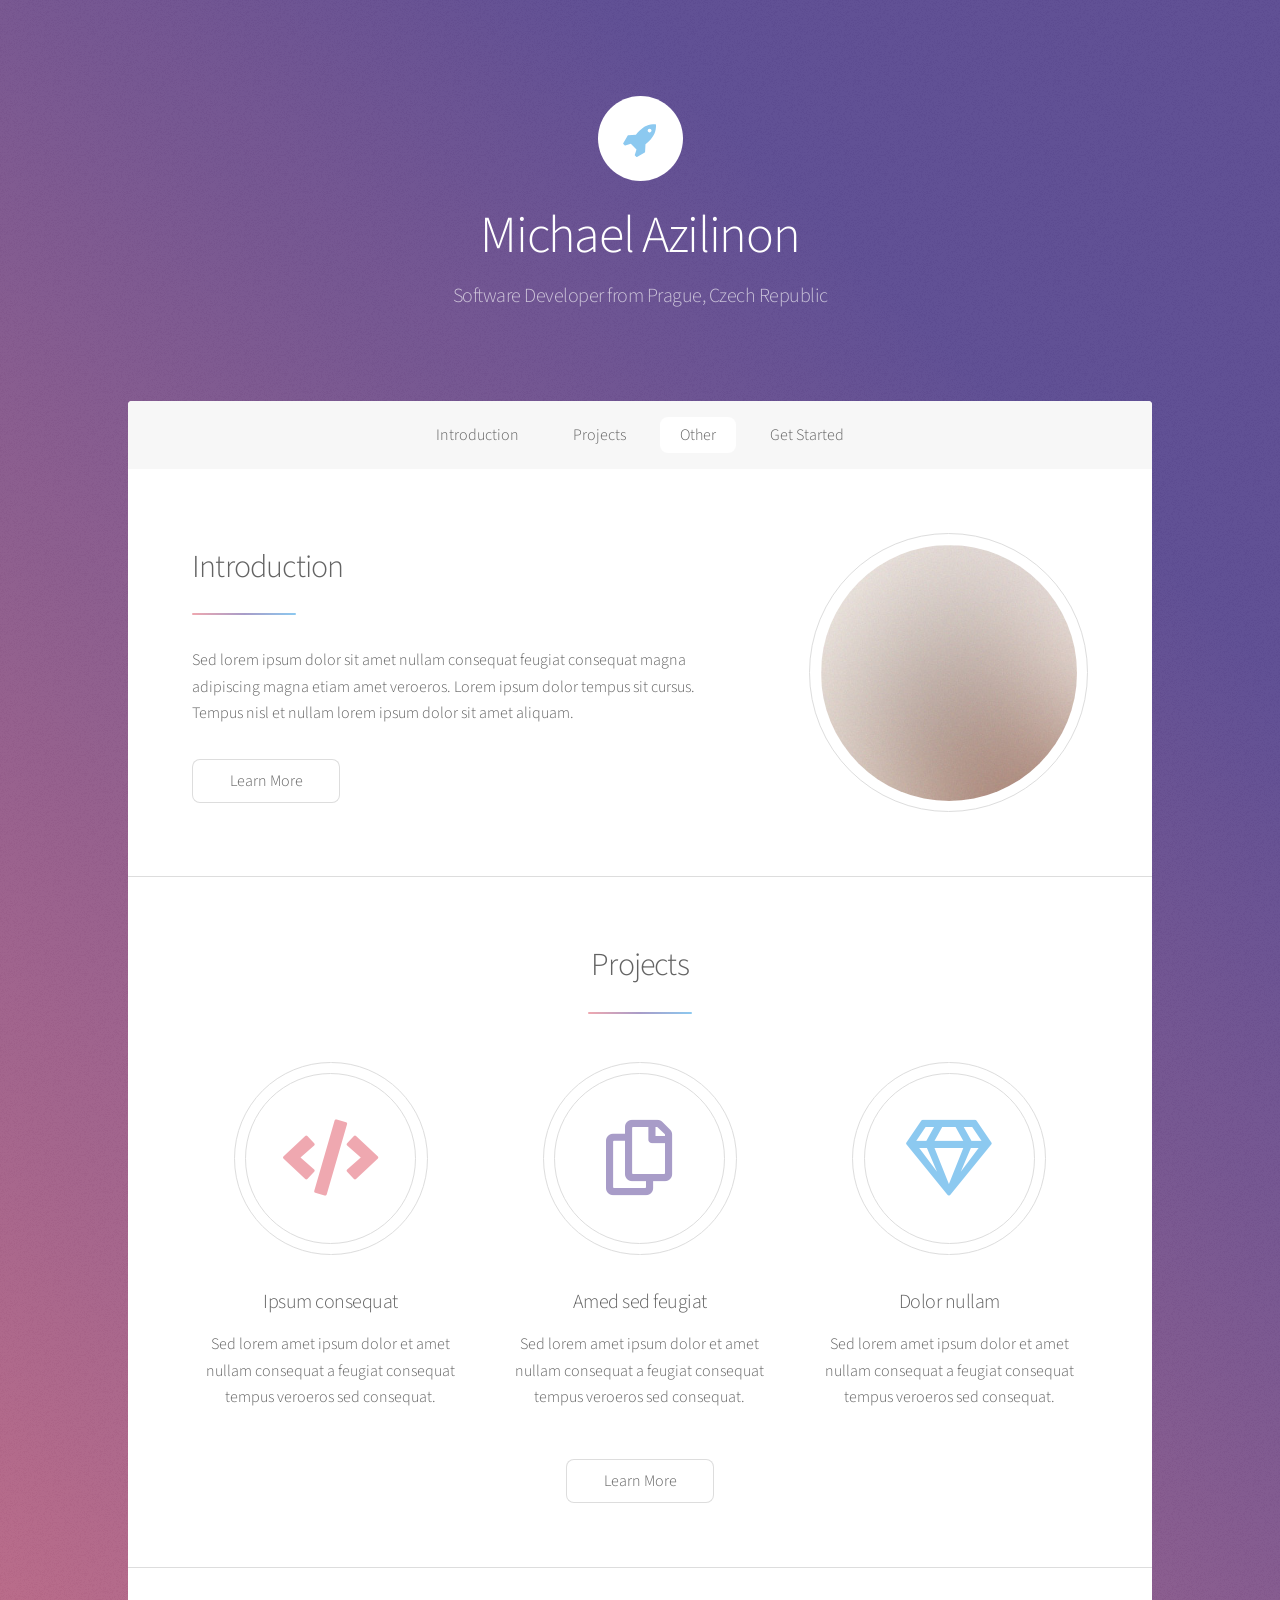
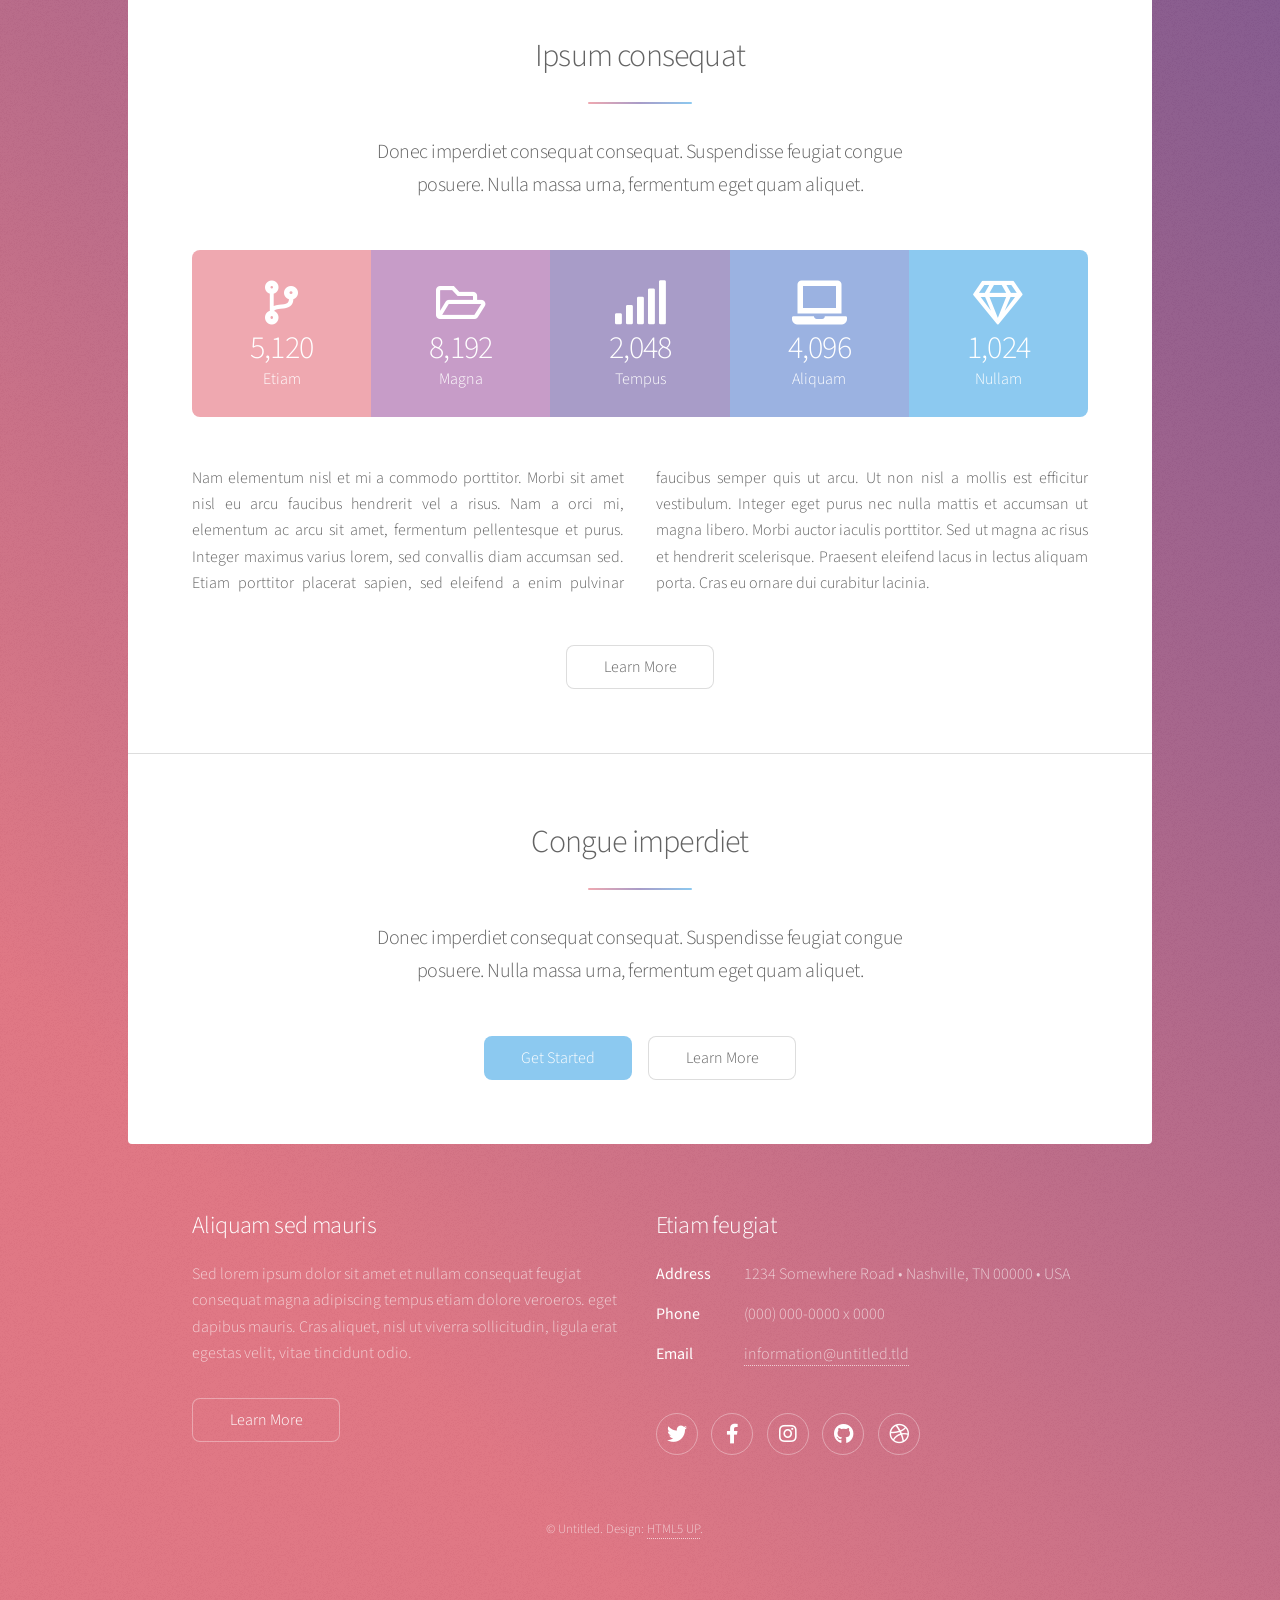
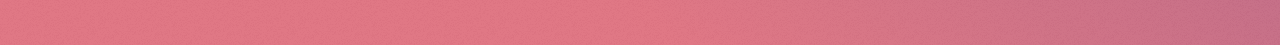
<file: index.html>
<!DOCTYPE HTML>
<html>
	<head>
		<title>MA - Developer</title>
		<meta charset="utf-8" />
		<meta name="viewport" content="width=device-width, initial-scale=1, user-scalable=no" />
		<link rel="stylesheet" href="assets/css/main.css" />
		<noscript><link rel="stylesheet" href="assets/css/noscript.css" /></noscript>
	</head>
	<body class="is-preload">

		<!-- Wrapper -->
			<div id="wrapper">

				<!-- Header -->
					<header id="header" class="alt">
						<span class="logo"><img src="images/logo.svg" alt="" /></span>
						<h1>Michael Azilinon</h1>
						<p>Software Developer from Prague, Czech Republic</p>
					</header>

				<!-- Nav -->
					<nav id="nav">
						<ul>
							<li><a href="#intro" class="active">Introduction</a></li>
							<li><a href="#first">Projects</a></li>
							<li><a href="#second">Other </a></li>
							<li><a href="#cta">Get Started</a></li>
						</ul>
					</nav>

				<!-- Main -->
					<div id="main">

						<!-- Introduction -->
							<section id="intro" class="main">
								<div class="spotlight">
									<div class="content">
										<header class="major">
											<h2>Introduction</h2>
										</header>
										<p>Sed lorem ipsum dolor sit amet nullam consequat feugiat consequat magna
										adipiscing magna etiam amet veroeros. Lorem ipsum dolor tempus sit cursus.
										Tempus nisl et nullam lorem ipsum dolor sit amet aliquam.</p>
										<ul class="actions">
											<li><a href="generic.html" class="button">Learn More</a></li>
										</ul>
									</div>
									<span class="image"><img src="images/pic01.jpg" alt="" /></span>
								</div>
							</section>

						<!-- Projects Section -->
							<section id="first" class="main special">
								<header class="major">
									<h2>Projects</h2>
								</header>
								<ul class="features">
									<li>
										<span class="icon solid major style1 fa-code"></span>
										<h3>Ipsum consequat</h3>
										<p>Sed lorem amet ipsum dolor et amet nullam consequat a feugiat consequat tempus veroeros sed consequat.</p>
									</li>
									<li>
										<span class="icon major style3 fa-copy"></span>
										<h3>Amed sed feugiat</h3>
										<p>Sed lorem amet ipsum dolor et amet nullam consequat a feugiat consequat tempus veroeros sed consequat.</p>
									</li>
									<li>
										<span class="icon major style5 fa-gem"></span>
										<h3>Dolor nullam</h3>
										<p>Sed lorem amet ipsum dolor et amet nullam consequat a feugiat consequat tempus veroeros sed consequat.</p>
									</li>
								</ul>
								<footer class="major">
									<ul class="actions special">
										<li><a href="generic.html" class="button">Learn More</a></li>
									</ul>
								</footer>
							</section>

						<!-- Second Section -->
							<section id="second" class="main special">
								<header class="major">
									<h2>Ipsum consequat</h2>
									<p>Donec imperdiet consequat consequat. Suspendisse feugiat congue<br />
									posuere. Nulla massa urna, fermentum eget quam aliquet.</p>
								</header>
								<ul class="statistics">
									<li class="style1">
										<span class="icon solid fa-code-branch"></span>
										<strong>5,120</strong> Etiam
									</li>
									<li class="style2">
										<span class="icon fa-folder-open"></span>
										<strong>8,192</strong> Magna
									</li>
									<li class="style3">
										<span class="icon solid fa-signal"></span>
										<strong>2,048</strong> Tempus
									</li>
									<li class="style4">
										<span class="icon solid fa-laptop"></span>
										<strong>4,096</strong> Aliquam
									</li>
									<li class="style5">
										<span class="icon fa-gem"></span>
										<strong>1,024</strong> Nullam
									</li>
								</ul>
								<p class="content">Nam elementum nisl et mi a commodo porttitor. Morbi sit amet nisl eu arcu faucibus hendrerit vel a risus. Nam a orci mi, elementum ac arcu sit amet, fermentum pellentesque et purus. Integer maximus varius lorem, sed convallis diam accumsan sed. Etiam porttitor placerat sapien, sed eleifend a enim pulvinar faucibus semper quis ut arcu. Ut non nisl a mollis est efficitur vestibulum. Integer eget purus nec nulla mattis et accumsan ut magna libero. Morbi auctor iaculis porttitor. Sed ut magna ac risus et hendrerit scelerisque. Praesent eleifend lacus in lectus aliquam porta. Cras eu ornare dui curabitur lacinia.</p>
								<footer class="major">
									<ul class="actions special">
										<li><a href="generic.html" class="button">Learn More</a></li>
									</ul>
								</footer>
							</section>

						<!-- Get Started -->
							<section id="cta" class="main special">
								<header class="major">
									<h2>Congue imperdiet</h2>
									<p>Donec imperdiet consequat consequat. Suspendisse feugiat congue<br />
									posuere. Nulla massa urna, fermentum eget quam aliquet.</p>
								</header>
								<footer class="major">
									<ul class="actions special">
										<li><a href="generic.html" class="button primary">Get Started</a></li>
										<li><a href="generic.html" class="button">Learn More</a></li>
									</ul>
								</footer>
							</section>

					</div>

				<!-- Footer -->
					<footer id="footer">
						<section>
							<h2>Aliquam sed mauris</h2>
							<p>Sed lorem ipsum dolor sit amet et nullam consequat feugiat consequat magna adipiscing tempus etiam dolore veroeros. eget dapibus mauris. Cras aliquet, nisl ut viverra sollicitudin, ligula erat egestas velit, vitae tincidunt odio.</p>
							<ul class="actions">
								<li><a href="generic.html" class="button">Learn More</a></li>
							</ul>
						</section>
						<section>
							<h2>Etiam feugiat</h2>
							<dl class="alt">
								<dt>Address</dt>
								<dd>1234 Somewhere Road &bull; Nashville, TN 00000 &bull; USA</dd>
								<dt>Phone</dt>
								<dd>(000) 000-0000 x 0000</dd>
								<dt>Email</dt>
								<dd><a href="#">information@untitled.tld</a></dd>
							</dl>
							<ul class="icons">
								<li><a href="#" class="icon brands fa-twitter alt"><span class="label">Twitter</span></a></li>
								<li><a href="#" class="icon brands fa-facebook-f alt"><span class="label">Facebook</span></a></li>
								<li><a href="#" class="icon brands fa-instagram alt"><span class="label">Instagram</span></a></li>
								<li><a href="#" class="icon brands fa-github alt"><span class="label">GitHub</span></a></li>
								<li><a href="#" class="icon brands fa-dribbble alt"><span class="label">Dribbble</span></a></li>
							</ul>
						</section>
						<p class="copyright">&copy; Untitled. Design: <a href="https://html5up.net">HTML5 UP</a>.</p>
					</footer>

			</div>

		<!-- Scripts -->
			<script src="assets/js/jquery.min.js"></script>
			<script src="assets/js/jquery.scrollex.min.js"></script>
			<script src="assets/js/jquery.scrolly.min.js"></script>
			<script src="assets/js/browser.min.js"></script>
			<script src="assets/js/breakpoints.min.js"></script>
			<script src="assets/js/util.js"></script>
			<script src="assets/js/main.js"></script>

	</body>
</html>
</file>
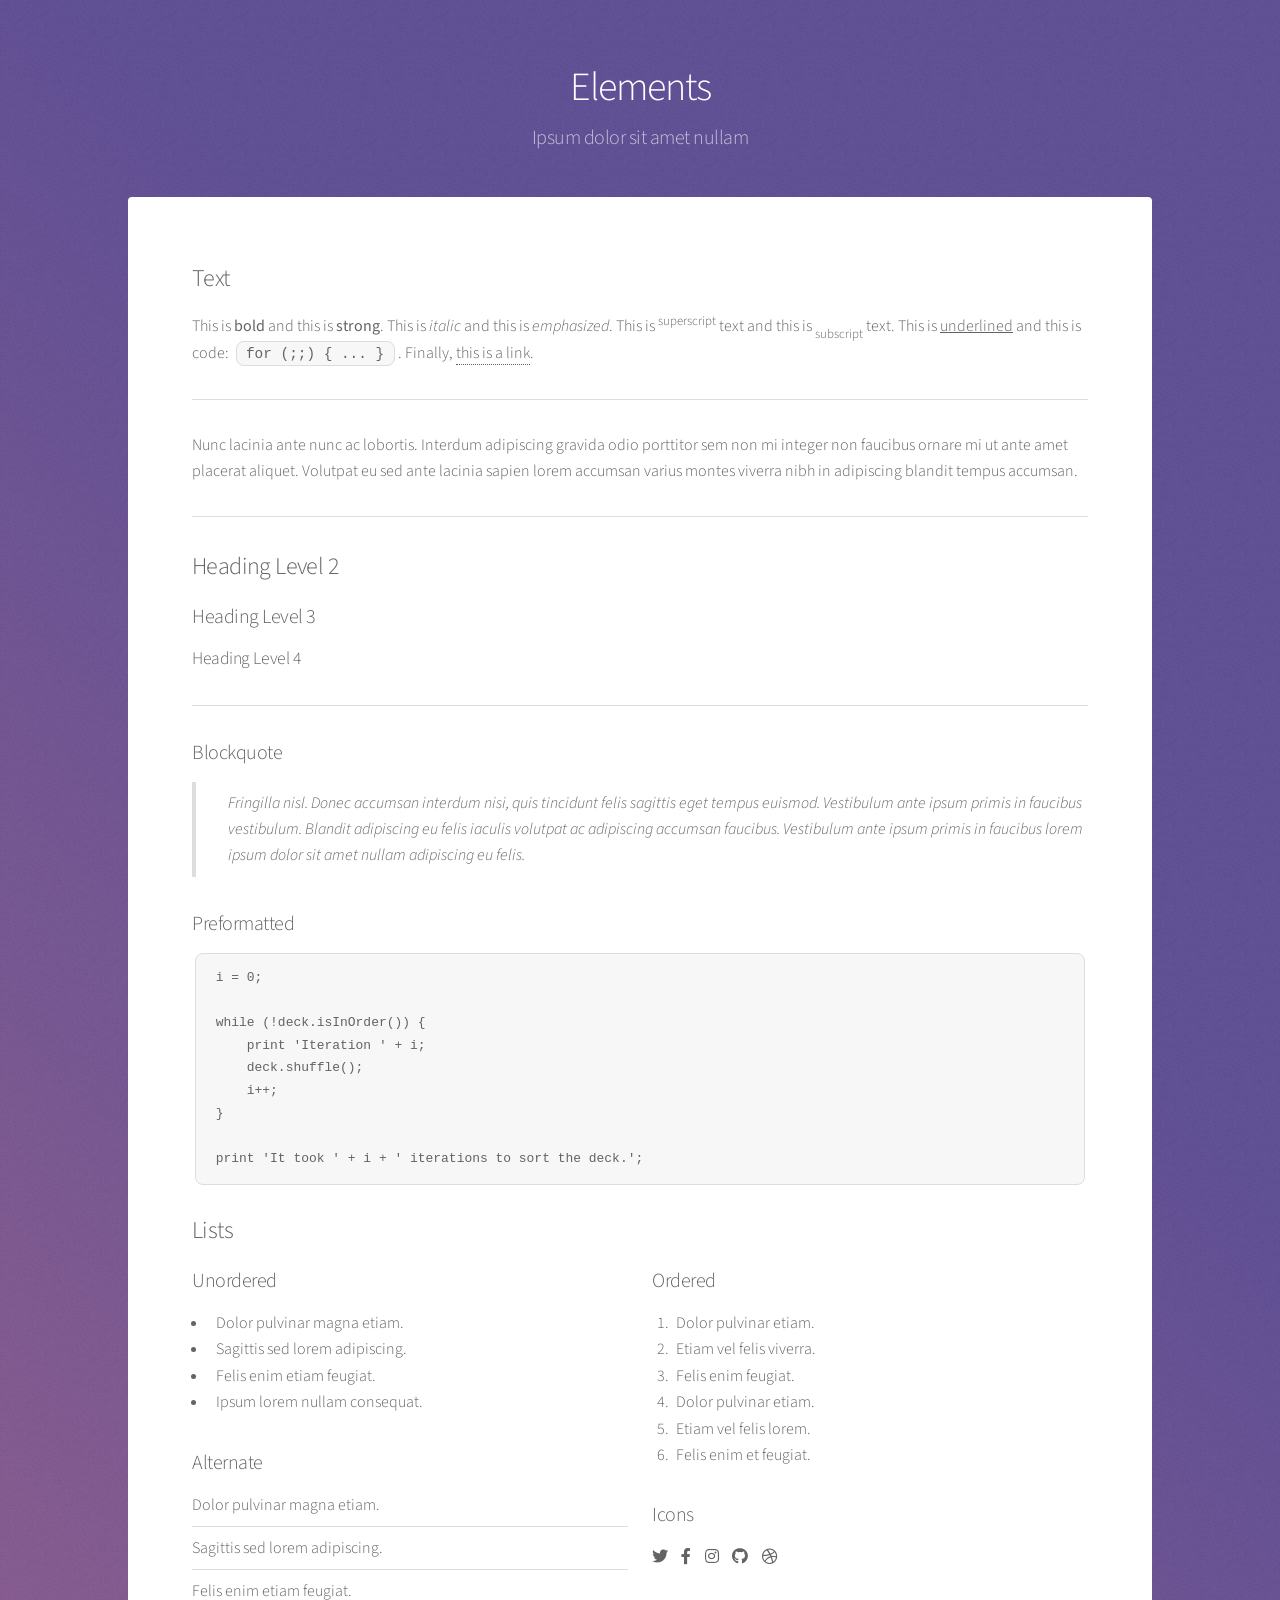
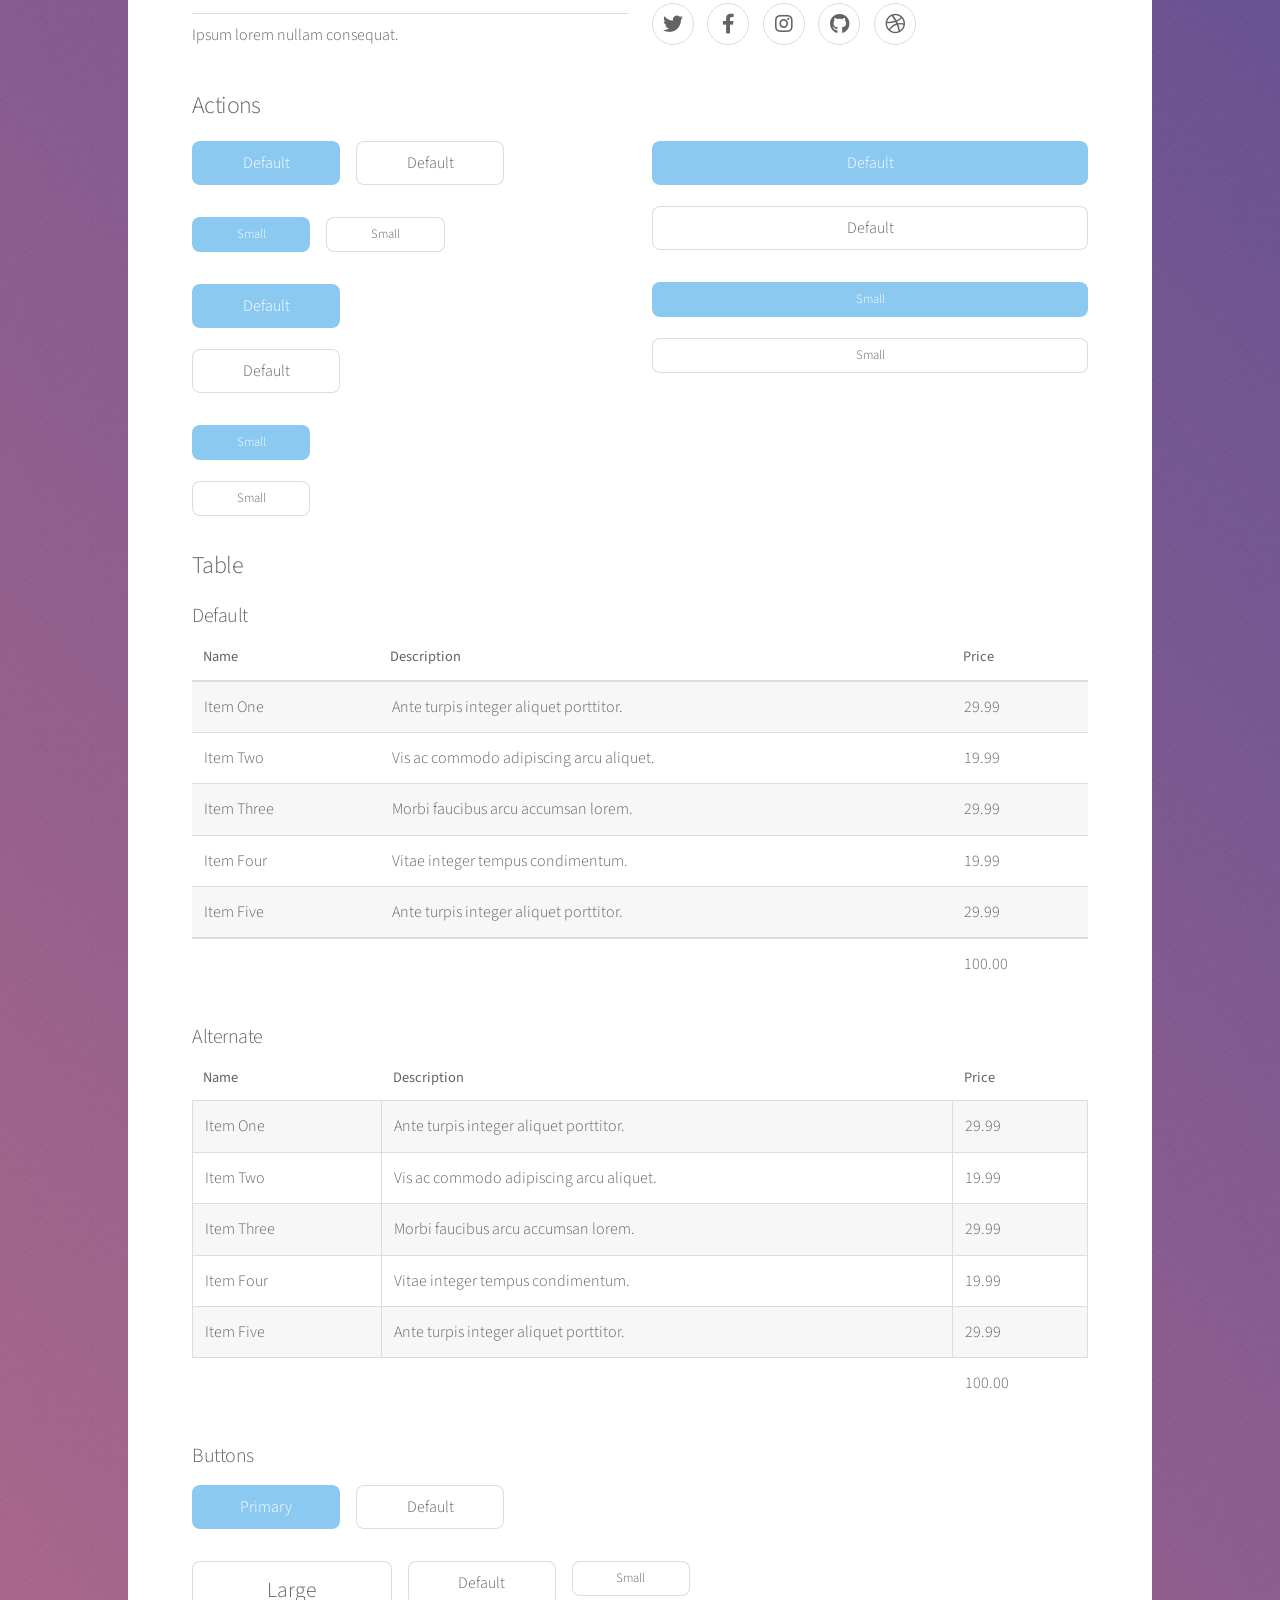
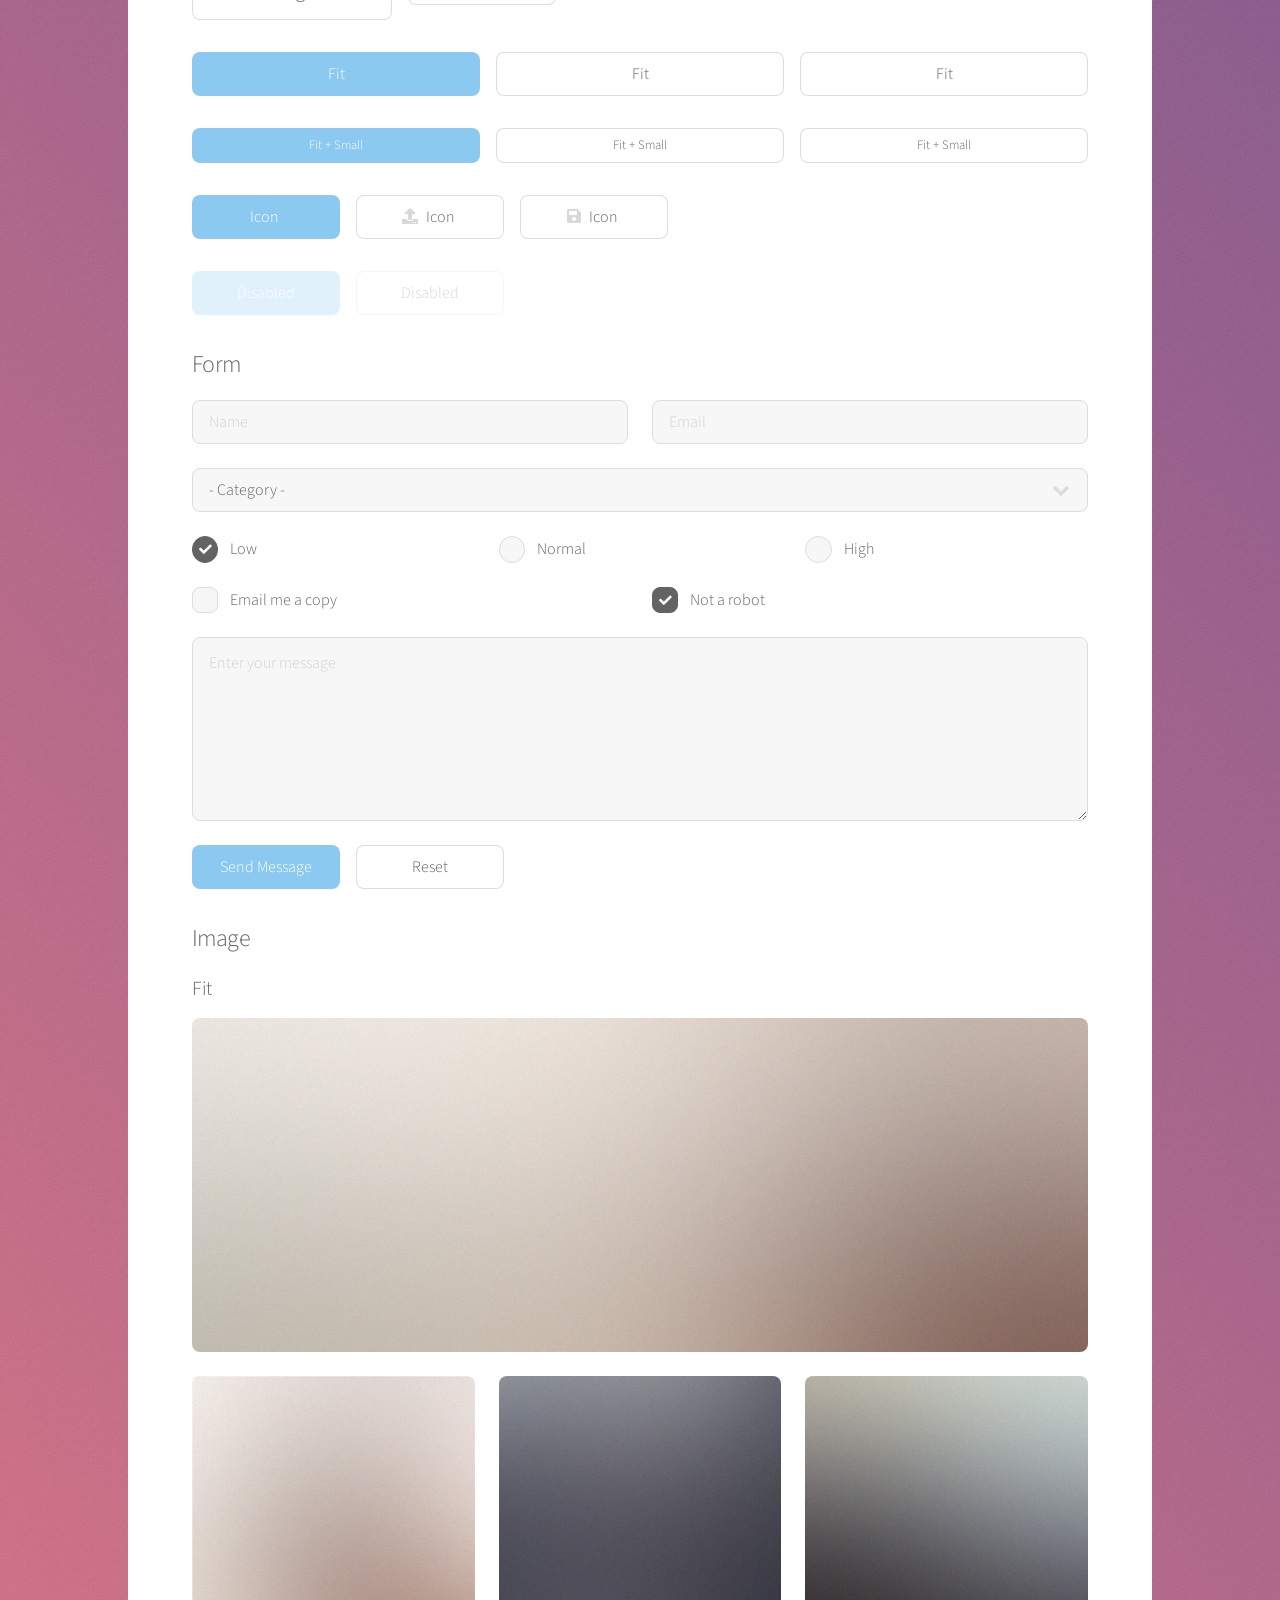
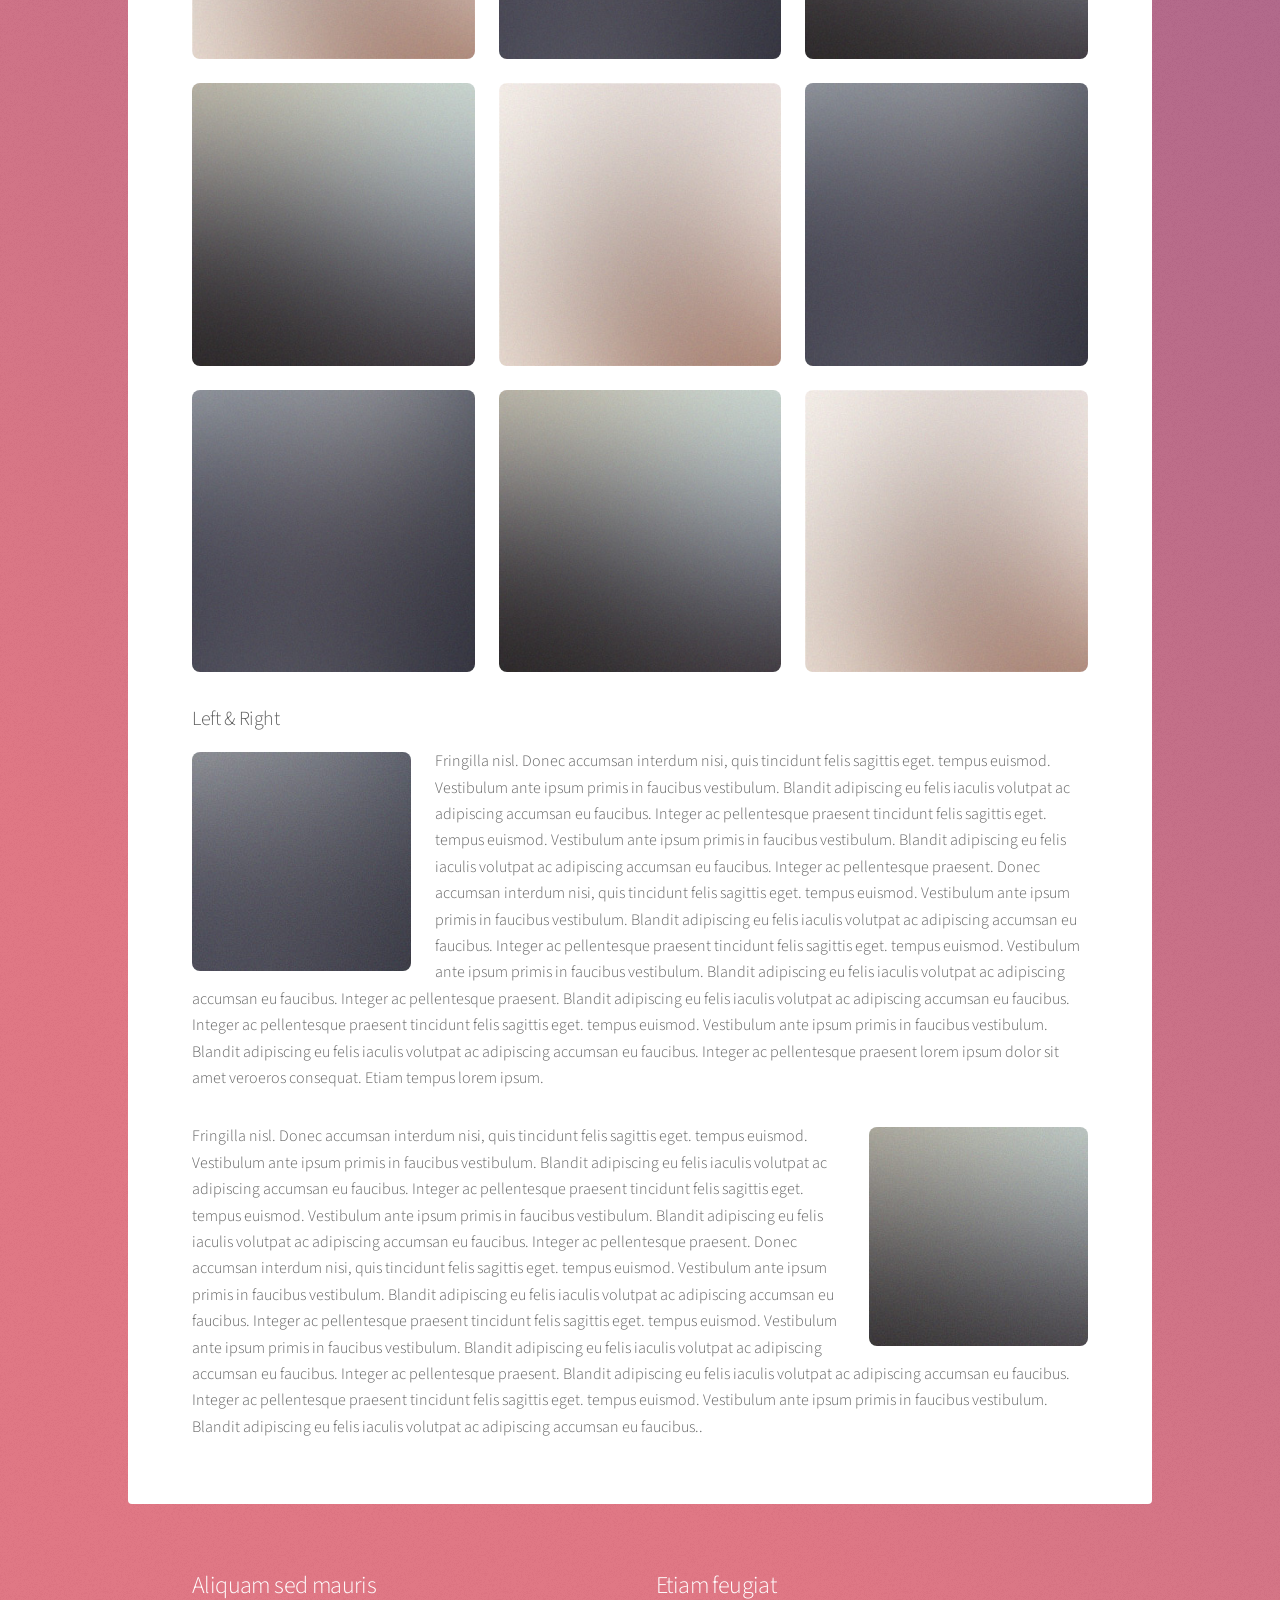
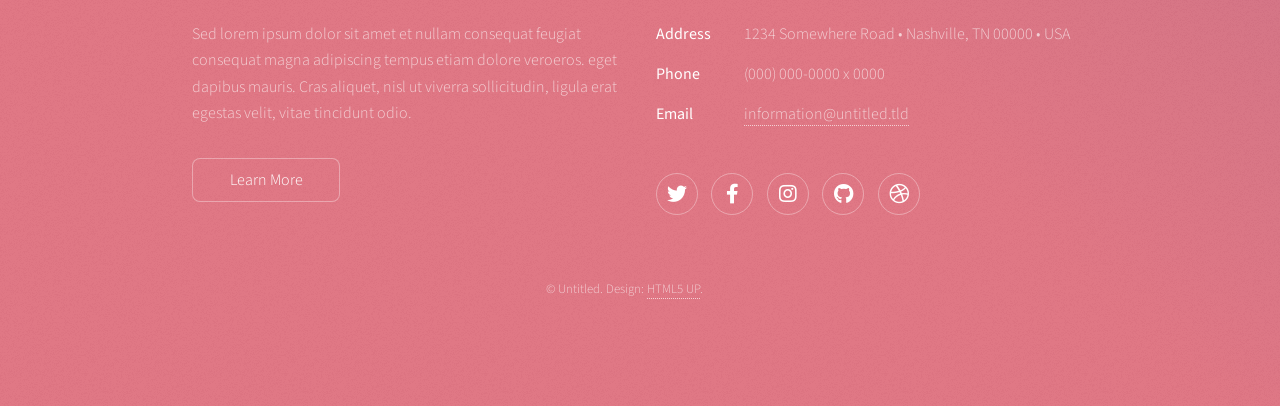
<file: elements.html>
<!DOCTYPE HTML>
<html>
	<head>
		<title>Elements - Stellar by HTML5 UP</title>
		<meta charset="utf-8" />
		<meta name="viewport" content="width=device-width, initial-scale=1, user-scalable=no" />
		<link rel="stylesheet" href="assets/css/main.css" />
		<noscript><link rel="stylesheet" href="assets/css/noscript.css" /></noscript>
	</head>
	<body class="is-preload">

		<!-- Wrapper -->
			<div id="wrapper">

				<!-- Header -->
					<header id="header">
						<h1>Elements</h1>
						<p>Ipsum dolor sit amet nullam</p>
					</header>

				<!-- Main -->
					<div id="main">

						<!-- Content -->
							<section id="content" class="main">

								<!-- Text -->
									<section>
										<h2>Text</h2>
										<p>This is <b>bold</b> and this is <strong>strong</strong>. This is <i>italic</i> and this is <em>emphasized</em>.
										This is <sup>superscript</sup> text and this is <sub>subscript</sub> text.
										This is <u>underlined</u> and this is code: <code>for (;;) { ... }</code>. Finally, <a href="#">this is a link</a>.</p>
										<hr />
										<p>Nunc lacinia ante nunc ac lobortis. Interdum adipiscing gravida odio porttitor sem non mi integer non faucibus ornare mi ut ante amet placerat aliquet. Volutpat eu sed ante lacinia sapien lorem accumsan varius montes viverra nibh in adipiscing blandit tempus accumsan.</p>
										<hr />
										<h2>Heading Level 2</h2>
										<h3>Heading Level 3</h3>
										<h4>Heading Level 4</h4>
										<hr />
										<h3>Blockquote</h3>
										<blockquote>Fringilla nisl. Donec accumsan interdum nisi, quis tincidunt felis sagittis eget tempus euismod. Vestibulum ante ipsum primis in faucibus vestibulum. Blandit adipiscing eu felis iaculis volutpat ac adipiscing accumsan faucibus. Vestibulum ante ipsum primis in faucibus lorem ipsum dolor sit amet nullam adipiscing eu felis.</blockquote>
										<h3>Preformatted</h3>
										<pre><code>i = 0;

while (!deck.isInOrder()) {
    print 'Iteration ' + i;
    deck.shuffle();
    i++;
}

print 'It took ' + i + ' iterations to sort the deck.';</code></pre>
									</section>

								<!-- Lists -->
									<section>
										<h2>Lists</h2>
										<div class="row">
											<div class="col-6 col-12-medium">
												<h3>Unordered</h3>
												<ul>
													<li>Dolor pulvinar magna etiam.</li>
													<li>Sagittis sed lorem adipiscing.</li>
													<li>Felis enim etiam feugiat.</li>
													<li>Ipsum lorem nullam consequat.</li>
												</ul>
												<h3>Alternate</h3>
												<ul class="alt">
													<li>Dolor pulvinar magna etiam.</li>
													<li>Sagittis sed lorem adipiscing.</li>
													<li>Felis enim etiam feugiat.</li>
													<li>Ipsum lorem nullam consequat.</li>
												</ul>
											</div>
											<div class="col-6 col-12-medium">
												<h3>Ordered</h3>
												<ol>
													<li>Dolor pulvinar etiam.</li>
													<li>Etiam vel felis viverra.</li>
													<li>Felis enim feugiat.</li>
													<li>Dolor pulvinar etiam.</li>
													<li>Etiam vel felis lorem.</li>
													<li>Felis enim et feugiat.</li>
												</ol>
												<h3>Icons</h3>
												<ul class="icons">
													<li><a href="#" class="icon brands fa-twitter"><span class="label">Twitter</span></a></li>
													<li><a href="#" class="icon brands fa-facebook-f"><span class="label">Facebook</span></a></li>
													<li><a href="#" class="icon brands fa-instagram"><span class="label">Instagram</span></a></li>
													<li><a href="#" class="icon brands fa-github"><span class="label">GitHub</span></a></li>
													<li><a href="#" class="icon brands fa-dribbble"><span class="label">Dribbble</span></a></li>
												</ul>
												<ul class="icons">
													<li><a href="#" class="icon brands alt fa-twitter"><span class="label">Twitter</span></a></li>
													<li><a href="#" class="icon brands alt fa-facebook-f"><span class="label">Facebook</span></a></li>
													<li><a href="#" class="icon brands alt fa-instagram"><span class="label">Instagram</span></a></li>
													<li><a href="#" class="icon brands alt fa-github"><span class="label">GitHub</span></a></li>
													<li><a href="#" class="icon brands alt fa-dribbble"><span class="label">Dribbble</span></a></li>
												</ul>
											</div>
										</div>
										<h2>Actions</h2>
										<div class="row">
											<div class="col-6 col-12-medium">
												<ul class="actions">
													<li><a href="#" class="button primary">Default</a></li>
													<li><a href="#" class="button">Default</a></li>
												</ul>
												<ul class="actions small">
													<li><a href="#" class="button primary small">Small</a></li>
													<li><a href="#" class="button small">Small</a></li>
												</ul>
												<ul class="actions stacked">
													<li><a href="#" class="button primary">Default</a></li>
													<li><a href="#" class="button">Default</a></li>
												</ul>
												<ul class="actions stacked">
													<li><a href="#" class="button primary small">Small</a></li>
													<li><a href="#" class="button small">Small</a></li>
												</ul>
											</div>
											<div class="col-6 col-12-medium">
												<ul class="actions stacked">
													<li><a href="#" class="button primary fit">Default</a></li>
													<li><a href="#" class="button fit">Default</a></li>
												</ul>
												<ul class="actions stacked">
													<li><a href="#" class="button primary small fit">Small</a></li>
													<li><a href="#" class="button small fit">Small</a></li>
												</ul>
											</div>
										</div>
									</section>

								<!-- Table -->
									<section>
										<h2>Table</h2>
										<h3>Default</h3>
										<div class="table-wrapper">
											<table>
												<thead>
													<tr>
														<th>Name</th>
														<th>Description</th>
														<th>Price</th>
													</tr>
												</thead>
												<tbody>
													<tr>
														<td>Item One</td>
														<td>Ante turpis integer aliquet porttitor.</td>
														<td>29.99</td>
													</tr>
													<tr>
														<td>Item Two</td>
														<td>Vis ac commodo adipiscing arcu aliquet.</td>
														<td>19.99</td>
													</tr>
													<tr>
														<td>Item Three</td>
														<td> Morbi faucibus arcu accumsan lorem.</td>
														<td>29.99</td>
													</tr>
													<tr>
														<td>Item Four</td>
														<td>Vitae integer tempus condimentum.</td>
														<td>19.99</td>
													</tr>
													<tr>
														<td>Item Five</td>
														<td>Ante turpis integer aliquet porttitor.</td>
														<td>29.99</td>
													</tr>
												</tbody>
												<tfoot>
													<tr>
														<td colspan="2"></td>
														<td>100.00</td>
													</tr>
												</tfoot>
											</table>
										</div>

										<h3>Alternate</h3>
										<div class="table-wrapper">
											<table class="alt">
												<thead>
													<tr>
														<th>Name</th>
														<th>Description</th>
														<th>Price</th>
													</tr>
												</thead>
												<tbody>
													<tr>
														<td>Item One</td>
														<td>Ante turpis integer aliquet porttitor.</td>
														<td>29.99</td>
													</tr>
													<tr>
														<td>Item Two</td>
														<td>Vis ac commodo adipiscing arcu aliquet.</td>
														<td>19.99</td>
													</tr>
													<tr>
														<td>Item Three</td>
														<td> Morbi faucibus arcu accumsan lorem.</td>
														<td>29.99</td>
													</tr>
													<tr>
														<td>Item Four</td>
														<td>Vitae integer tempus condimentum.</td>
														<td>19.99</td>
													</tr>
													<tr>
														<td>Item Five</td>
														<td>Ante turpis integer aliquet porttitor.</td>
														<td>29.99</td>
													</tr>
												</tbody>
												<tfoot>
													<tr>
														<td colspan="2"></td>
														<td>100.00</td>
													</tr>
												</tfoot>
											</table>
										</div>
									</section>

								<!-- Buttons -->
									<section>
										<h3>Buttons</h3>
										<ul class="actions">
											<li><a href="#" class="button primary">Primary</a></li>
											<li><a href="#" class="button">Default</a></li>
										</ul>
										<ul class="actions">
											<li><a href="#" class="button large">Large</a></li>
											<li><a href="#" class="button">Default</a></li>
											<li><a href="#" class="button small">Small</a></li>
										</ul>
										<ul class="actions fit">
											<li><a href="#" class="button primary fit">Fit</a></li>
											<li><a href="#" class="button fit">Fit</a></li>
											<li><a href="#" class="button fit">Fit</a></li>
										</ul>
										<ul class="actions fit small">
											<li><a href="#" class="button primary fit small">Fit + Small</a></li>
											<li><a href="#" class="button fit small">Fit + Small</a></li>
											<li><a href="#" class="button fit small">Fit + Small</a></li>
										</ul>
										<ul class="actions">
											<li><a href="#" class="button primary icon solidfa-download">Icon</a></li>
											<li><a href="#" class="button icon solid fa-upload">Icon</a></li>
											<li><a href="#" class="button icon solid fa-save">Icon</a></li>
										</ul>
										<ul class="actions">
											<li><span class="button primary disabled">Disabled</span></li>
											<li><span class="button disabled">Disabled</span></li>
										</ul>
									</section>

								<!-- Form -->
									<section>
										<h2>Form</h2>
										<form method="post" action="#">
											<div class="row gtr-uniform">
												<div class="col-6 col-12-xsmall">
													<input type="text" name="demo-name" id="demo-name" value="" placeholder="Name" />
												</div>
												<div class="col-6 col-12-xsmall">
													<input type="email" name="demo-email" id="demo-email" value="" placeholder="Email" />
												</div>
												<div class="col-12">
													<select name="demo-category" id="demo-category">
														<option value="">- Category -</option>
														<option value="1">Manufacturing</option>
														<option value="1">Shipping</option>
														<option value="1">Administration</option>
														<option value="1">Human Resources</option>
													</select>
												</div>
												<div class="col-4 col-12-small">
													<input type="radio" id="demo-priority-low" name="demo-priority" checked>
													<label for="demo-priority-low">Low</label>
												</div>
												<div class="col-4 col-12-small">
													<input type="radio" id="demo-priority-normal" name="demo-priority">
													<label for="demo-priority-normal">Normal</label>
												</div>
												<div class="col-4 col-12-small">
													<input type="radio" id="demo-priority-high" name="demo-priority">
													<label for="demo-priority-high">High</label>
												</div>
												<div class="col-6 col-12-small">
													<input type="checkbox" id="demo-copy" name="demo-copy">
													<label for="demo-copy">Email me a copy</label>
												</div>
												<div class="col-6 col-12-small">
													<input type="checkbox" id="demo-human" name="demo-human" checked>
													<label for="demo-human">Not a robot</label>
												</div>
												<div class="col-12">
													<textarea name="demo-message" id="demo-message" placeholder="Enter your message" rows="6"></textarea>
												</div>
												<div class="col-12">
													<ul class="actions">
														<li><input type="submit" value="Send Message" class="primary" /></li>
														<li><input type="reset" value="Reset" /></li>
													</ul>
												</div>
											</div>
										</form>
									</section>

								<!-- Image -->
									<section>
										<h2>Image</h2>
										<h3>Fit</h3>
										<div class="box alt">
											<div class="row gtr-uniform">
												<div class="col-12"><span class="image fit"><img src="images/pic04.jpg" alt="" /></span></div>
												<div class="col-4"><span class="image fit"><img src="images/pic01.jpg" alt="" /></span></div>
												<div class="col-4"><span class="image fit"><img src="images/pic02.jpg" alt="" /></span></div>
												<div class="col-4"><span class="image fit"><img src="images/pic03.jpg" alt="" /></span></div>
												<div class="col-4"><span class="image fit"><img src="images/pic03.jpg" alt="" /></span></div>
												<div class="col-4"><span class="image fit"><img src="images/pic01.jpg" alt="" /></span></div>
												<div class="col-4"><span class="image fit"><img src="images/pic02.jpg" alt="" /></span></div>
												<div class="col-4"><span class="image fit"><img src="images/pic02.jpg" alt="" /></span></div>
												<div class="col-4"><span class="image fit"><img src="images/pic03.jpg" alt="" /></span></div>
												<div class="col-4"><span class="image fit"><img src="images/pic01.jpg" alt="" /></span></div>
											</div>
										</div>
										<h3>Left &amp; Right</h3>
										<p><span class="image left"><img src="images/pic05.jpg" alt="" /></span>Fringilla nisl. Donec accumsan interdum nisi, quis tincidunt felis sagittis eget. tempus euismod. Vestibulum ante ipsum primis in faucibus vestibulum. Blandit adipiscing eu felis iaculis volutpat ac adipiscing accumsan eu faucibus. Integer ac pellentesque praesent tincidunt felis sagittis eget. tempus euismod. Vestibulum ante ipsum primis in faucibus vestibulum. Blandit adipiscing eu felis iaculis volutpat ac adipiscing accumsan eu faucibus. Integer ac pellentesque praesent. Donec accumsan interdum nisi, quis tincidunt felis sagittis eget. tempus euismod. Vestibulum ante ipsum primis in faucibus vestibulum. Blandit adipiscing eu felis iaculis volutpat ac adipiscing accumsan eu faucibus. Integer ac pellentesque praesent tincidunt felis sagittis eget. tempus euismod. Vestibulum ante ipsum primis in faucibus vestibulum. Blandit adipiscing eu felis iaculis volutpat ac adipiscing accumsan eu faucibus. Integer ac pellentesque praesent. Blandit adipiscing eu felis iaculis volutpat ac adipiscing accumsan eu faucibus. Integer ac pellentesque praesent tincidunt felis sagittis eget. tempus euismod. Vestibulum ante ipsum primis in faucibus vestibulum. Blandit adipiscing eu felis iaculis volutpat ac adipiscing accumsan eu faucibus. Integer ac pellentesque praesent lorem ipsum dolor sit amet veroeros consequat. Etiam tempus lorem ipsum.</p>
										<p><span class="image right"><img src="images/pic06.jpg" alt="" /></span>Fringilla nisl. Donec accumsan interdum nisi, quis tincidunt felis sagittis eget. tempus euismod. Vestibulum ante ipsum primis in faucibus vestibulum. Blandit adipiscing eu felis iaculis volutpat ac adipiscing accumsan eu faucibus. Integer ac pellentesque praesent tincidunt felis sagittis eget. tempus euismod. Vestibulum ante ipsum primis in faucibus vestibulum. Blandit adipiscing eu felis iaculis volutpat ac adipiscing accumsan eu faucibus. Integer ac pellentesque praesent. Donec accumsan interdum nisi, quis tincidunt felis sagittis eget. tempus euismod. Vestibulum ante ipsum primis in faucibus vestibulum. Blandit adipiscing eu felis iaculis volutpat ac adipiscing accumsan eu faucibus. Integer ac pellentesque praesent tincidunt felis sagittis eget. tempus euismod. Vestibulum ante ipsum primis in faucibus vestibulum. Blandit adipiscing eu felis iaculis volutpat ac adipiscing accumsan eu faucibus. Integer ac pellentesque praesent. Blandit adipiscing eu felis iaculis volutpat ac adipiscing accumsan eu faucibus. Integer ac pellentesque praesent tincidunt felis sagittis eget. tempus euismod. Vestibulum ante ipsum primis in faucibus vestibulum. Blandit adipiscing eu felis iaculis volutpat ac adipiscing accumsan eu faucibus..</p>
									</section>

							</section>

					</div>

				<!-- Footer -->
					<footer id="footer">
						<section>
							<h2>Aliquam sed mauris</h2>
							<p>Sed lorem ipsum dolor sit amet et nullam consequat feugiat consequat magna adipiscing tempus etiam dolore veroeros. eget dapibus mauris. Cras aliquet, nisl ut viverra sollicitudin, ligula erat egestas velit, vitae tincidunt odio.</p>
							<ul class="actions">
								<li><a href="#" class="button">Learn More</a></li>
							</ul>
						</section>
						<section>
							<h2>Etiam feugiat</h2>
							<dl class="alt">
								<dt>Address</dt>
								<dd>1234 Somewhere Road &bull; Nashville, TN 00000 &bull; USA</dd>
								<dt>Phone</dt>
								<dd>(000) 000-0000 x 0000</dd>
								<dt>Email</dt>
								<dd><a href="#">information@untitled.tld</a></dd>
							</dl>
							<ul class="icons">
								<li><a href="#" class="icon brands fa-twitter alt"><span class="label">Twitter</span></a></li>
								<li><a href="#" class="icon brands fa-facebook-f alt"><span class="label">Facebook</span></a></li>
								<li><a href="#" class="icon brands fa-instagram alt"><span class="label">Instagram</span></a></li>
								<li><a href="#" class="icon brands fa-github alt"><span class="label">GitHub</span></a></li>
								<li><a href="#" class="icon brands fa-dribbble alt"><span class="label">Dribbble</span></a></li>
							</ul>
						</section>
						<p class="copyright">&copy; Untitled. Design: <a href="https://html5up.net">HTML5 UP</a>.</p>
					</footer>

			</div>

		<!-- Scripts -->
			<script src="assets/js/jquery.min.js"></script>
			<script src="assets/js/jquery.scrollex.min.js"></script>
			<script src="assets/js/jquery.scrolly.min.js"></script>
			<script src="assets/js/browser.min.js"></script>
			<script src="assets/js/breakpoints.min.js"></script>
			<script src="assets/js/util.js"></script>
			<script src="assets/js/main.js"></script>

	</body>
</html>
</file>
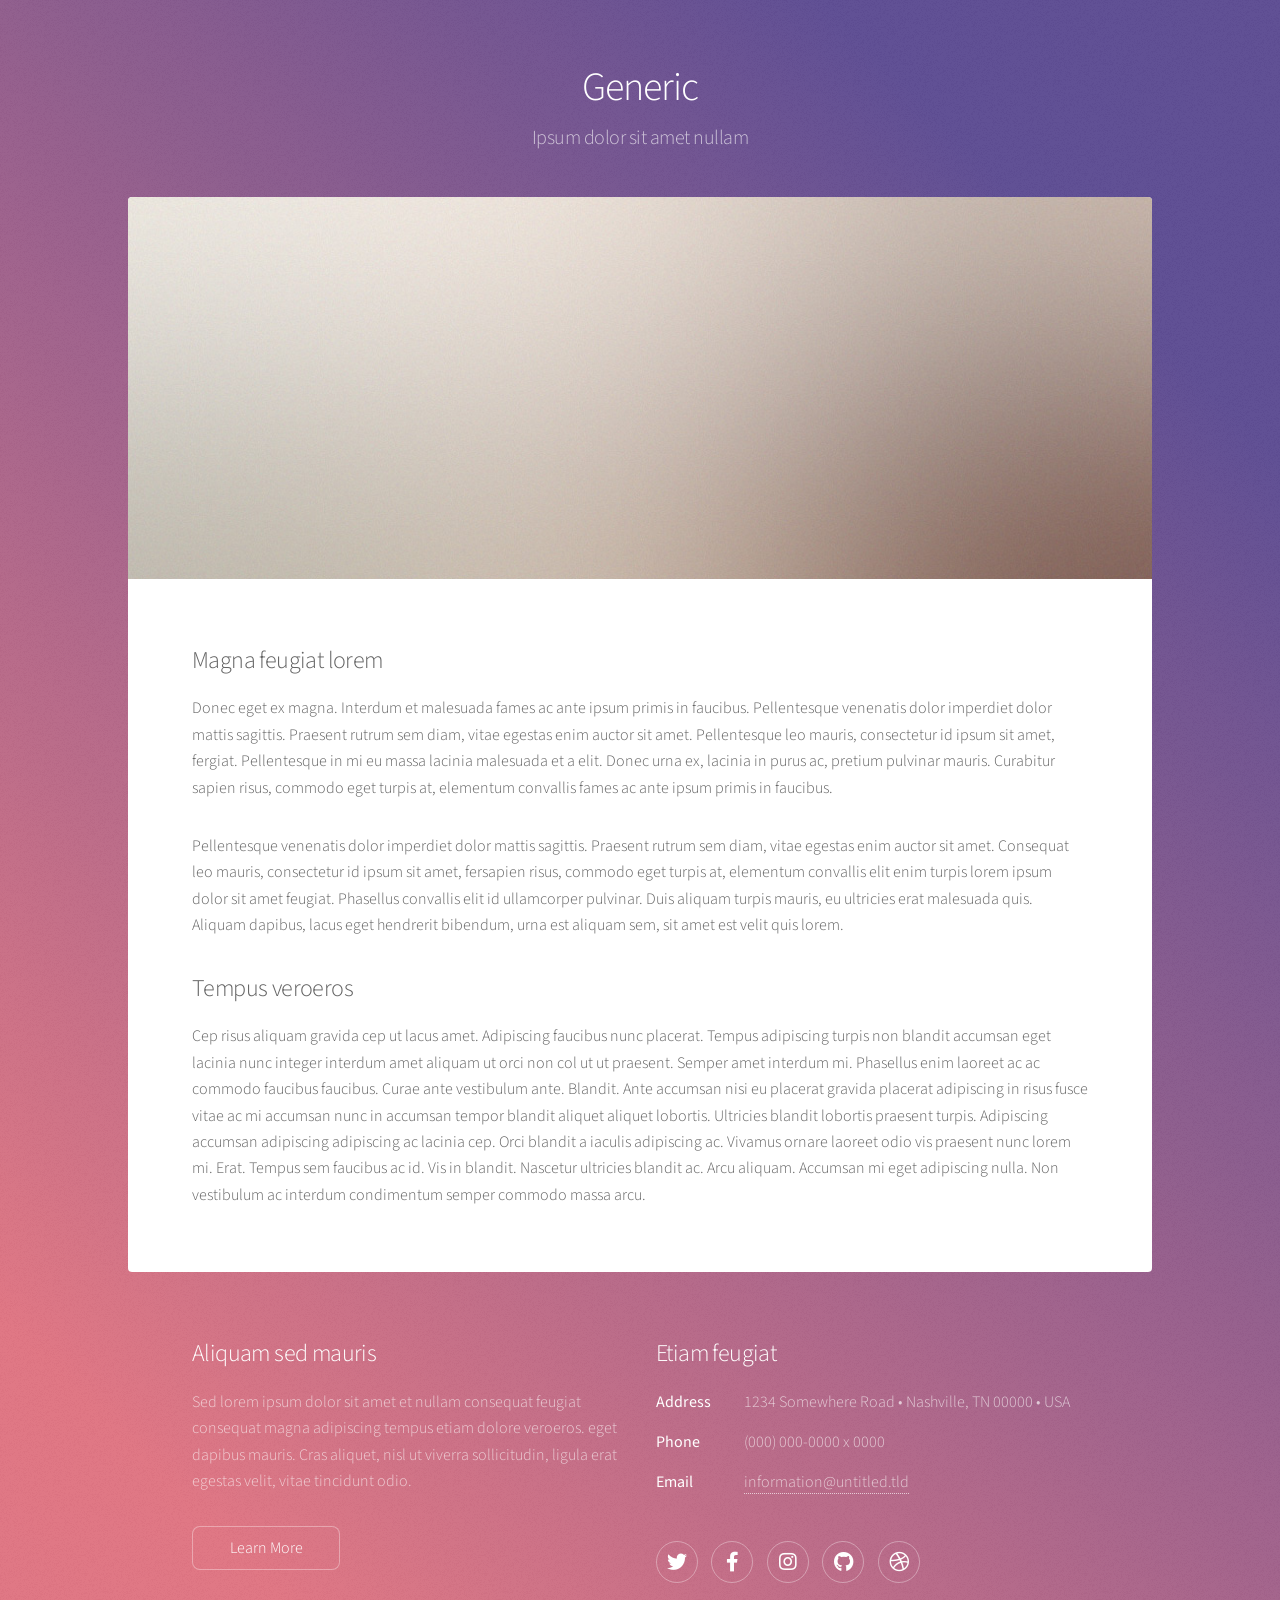
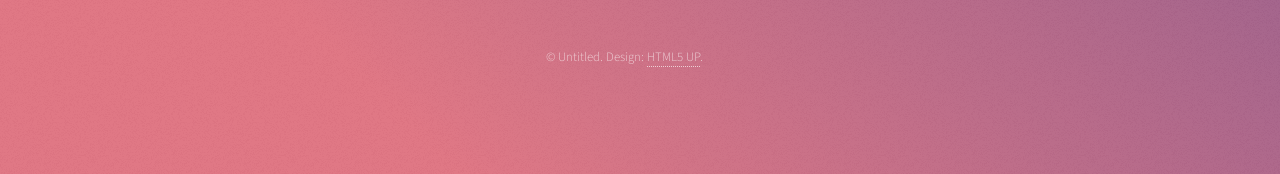
<file: generic.html>
<!DOCTYPE HTML>
<html>
	<head>
		<title>Generic - Stellar by HTML5 UP</title>
		<meta charset="utf-8" />
		<meta name="viewport" content="width=device-width, initial-scale=1, user-scalable=no" />
		<link rel="stylesheet" href="assets/css/main.css" />
		<noscript><link rel="stylesheet" href="assets/css/noscript.css" /></noscript>
	</head>
	<body class="is-preload">

		<!-- Wrapper -->
			<div id="wrapper">

				<!-- Header -->
					<header id="header">
						<h1>Generic</h1>
						<p>Ipsum dolor sit amet nullam</p>
					</header>

				<!-- Main -->
					<div id="main">

						<!-- Content -->
							<section id="content" class="main">
								<span class="image main"><img src="images/pic04.jpg" alt="" /></span>
								<h2>Magna feugiat lorem</h2>
								<p>Donec eget ex magna. Interdum et malesuada fames ac ante ipsum primis in faucibus. Pellentesque venenatis dolor imperdiet dolor mattis sagittis. Praesent rutrum sem diam, vitae egestas enim auctor sit amet. Pellentesque leo mauris, consectetur id ipsum sit amet, fergiat. Pellentesque in mi eu massa lacinia malesuada et a elit. Donec urna ex, lacinia in purus ac, pretium pulvinar mauris. Curabitur sapien risus, commodo eget turpis at, elementum convallis fames ac ante ipsum primis in faucibus.</p>
								<p>Pellentesque venenatis dolor imperdiet dolor mattis sagittis. Praesent rutrum sem diam, vitae egestas enim auctor sit amet. Consequat leo mauris, consectetur id ipsum sit amet, fersapien risus, commodo eget turpis at, elementum convallis elit enim turpis lorem ipsum dolor sit amet feugiat. Phasellus convallis elit id ullamcorper pulvinar. Duis aliquam turpis mauris, eu ultricies erat malesuada quis. Aliquam dapibus, lacus eget hendrerit bibendum, urna est aliquam sem, sit amet est velit quis lorem.</p>
								<h2>Tempus veroeros</h2>
								<p>Cep risus aliquam gravida cep ut lacus amet. Adipiscing faucibus nunc placerat. Tempus adipiscing turpis non blandit accumsan eget lacinia nunc integer interdum amet aliquam ut orci non col ut ut praesent. Semper amet interdum mi. Phasellus enim laoreet ac ac commodo faucibus faucibus. Curae ante vestibulum ante. Blandit. Ante accumsan nisi eu placerat gravida placerat adipiscing in risus fusce vitae ac mi accumsan nunc in accumsan tempor blandit aliquet aliquet lobortis. Ultricies blandit lobortis praesent turpis. Adipiscing accumsan adipiscing adipiscing ac lacinia cep. Orci blandit a iaculis adipiscing ac. Vivamus ornare laoreet odio vis praesent nunc lorem mi. Erat. Tempus sem faucibus ac id. Vis in blandit. Nascetur ultricies blandit ac. Arcu aliquam. Accumsan mi eget adipiscing nulla. Non vestibulum ac interdum condimentum semper commodo massa arcu.</p>
							</section>

					</div>

				<!-- Footer -->
					<footer id="footer">
						<section>
							<h2>Aliquam sed mauris</h2>
							<p>Sed lorem ipsum dolor sit amet et nullam consequat feugiat consequat magna adipiscing tempus etiam dolore veroeros. eget dapibus mauris. Cras aliquet, nisl ut viverra sollicitudin, ligula erat egestas velit, vitae tincidunt odio.</p>
							<ul class="actions">
								<li><a href="#" class="button">Learn More</a></li>
							</ul>
						</section>
						<section>
							<h2>Etiam feugiat</h2>
							<dl class="alt">
								<dt>Address</dt>
								<dd>1234 Somewhere Road &bull; Nashville, TN 00000 &bull; USA</dd>
								<dt>Phone</dt>
								<dd>(000) 000-0000 x 0000</dd>
								<dt>Email</dt>
								<dd><a href="#">information@untitled.tld</a></dd>
							</dl>
							<ul class="icons">
								<li><a href="#" class="icon brands fa-twitter alt"><span class="label">Twitter</span></a></li>
								<li><a href="#" class="icon brands fa-facebook-f alt"><span class="label">Facebook</span></a></li>
								<li><a href="#" class="icon brands fa-instagram alt"><span class="label">Instagram</span></a></li>
								<li><a href="#" class="icon brands fa-github alt"><span class="label">GitHub</span></a></li>
								<li><a href="#" class="icon brands fa-dribbble alt"><span class="label">Dribbble</span></a></li>
							</ul>
						</section>
						<p class="copyright">&copy; Untitled. Design: <a href="https://html5up.net">HTML5 UP</a>.</p>
					</footer>

			</div>

		<!-- Scripts -->
			<script src="assets/js/jquery.min.js"></script>
			<script src="assets/js/jquery.scrollex.min.js"></script>
			<script src="assets/js/jquery.scrolly.min.js"></script>
			<script src="assets/js/browser.min.js"></script>
			<script src="assets/js/breakpoints.min.js"></script>
			<script src="assets/js/util.js"></script>
			<script src="assets/js/main.js"></script>

	</body>
</html>
</file>
<file: assets/css/noscript.css>
body.is-preload #header.alt > * {
		opacity: 1;
	}

body.is-preload #header.alt .logo {
		-moz-transform: none;
		-webkit-transform: none;
		-ms-transform: none;
		transform: none;
	}
</file>
<file: assets/css/main.css>
@import url(fontawesome-all.min.css);
@import 'https://fonts.googleapis.com/css?family=Source+Sans+Pro:300,400';

html, body, div, span, applet, object,
iframe, h1, h2, h3, h4, h5, h6, p, blockquote,
pre, a, abbr, acronym, address, big, cite,
code, del, dfn, em, img, ins, kbd, q, s, samp,
small, strike, strong, sub, sup, tt, var, b,
u, i, center, dl, dt, dd, ol, ul, li, fieldset,
form, label, legend, table, caption, tbody,
tfoot, thead, tr, th, td, article, aside,
canvas, details, embed, figure, figcaption,
footer, header, hgroup, menu, nav, output, ruby,
section, summary, time, mark, audio, video {
	margin: 0;
	padding: 0;
	border: 0;
	font-size: 100%;
	font: inherit;
	vertical-align: baseline;}

article, aside, details, figcaption, figure,
footer, header, hgroup, menu, nav, section {
	display: block;}

body {
	line-height: 1;
}

ol, ul {
	list-style: none;
}

blockquote, q {
	quotes: none;
}

	blockquote:before, blockquote:after, q:before, q:after {
		content: '';
		content: none;
	}

table {
	border-collapse: collapse;
	border-spacing: 0;
}

body {
	-webkit-text-size-adjust: none;
}

mark {
	background-color: transparent;
	color: inherit;
}

input::-moz-focus-inner {
	border: 0;
	padding: 0;
}

input, select, textarea {
	-moz-appearance: none;
	-webkit-appearance: none;
	-ms-appearance: none;
	appearance: none;
}

/* Basic */

	@-ms-viewport {
		width: device-width;
	}

	body {
		-ms-overflow-style: scrollbar;
	}

	@media screen and (max-width: 480px) {

		html, body {
			min-width: 320px;
		}

	}

	html {
		box-sizing: border-box;
	}

	*, *:before, *:after {
		box-sizing: inherit;
	}

	body {
		background-color: #935d8c;
		background-image: url("images/overlay.png"), -moz-linear-gradient(45deg, #e37682 15%, #5f4d93 85%);
		background-image: url("images/overlay.png"), -webkit-linear-gradient(45deg, #e37682 15%, #5f4d93 85%);
		background-image: url("images/overlay.png"), -ms-linear-gradient(45deg, #e37682 15%, #5f4d93 85%);
		background-image: url("images/overlay.png"), linear-gradient(45deg, #e37682 15%, #5f4d93 85%);
	}

		body.is-preload *, body.is-preload *:before, body.is-preload *:after {
			-moz-animation: none !important;
			-webkit-animation: none !important;
			-ms-animation: none !important;
			animation: none !important;
			-moz-transition: none !important;
			-webkit-transition: none !important;
			-ms-transition: none !important;
			transition: none !important;
		}

/* Type */

	body {
		background-color: #935d8c;
		color: rgba(255, 255, 255, 0.65);
	}

	body, input, select, textarea {
		font-family: "Source Sans Pro", Helvetica, sans-serif;
		font-size: 17pt;
		font-weight: 300;
		line-height: 1.65;
	}

		@media screen and (max-width: 1680px) {

			body, input, select, textarea {
				font-size: 14pt;
			}

		}

		@media screen and (max-width: 1280px) {

			body, input, select, textarea {
				font-size: 12pt;
			}

		}

		@media screen and (max-width: 360px) {

			body, input, select, textarea {
				font-size: 11pt;
			}

		}

	a {
		-moz-transition: color 0.2s ease, border-bottom 0.2s ease;
		-webkit-transition: color 0.2s ease, border-bottom 0.2s ease;
		-ms-transition: color 0.2s ease, border-bottom 0.2s ease;
		transition: color 0.2s ease, border-bottom 0.2s ease;
		text-decoration: none;
		border-bottom: dotted 1px;
		color: inherit;
	}

		a:hover {
			border-bottom-color: transparent;
		}

	strong, b {
		font-weight: 400;
	}

	em, i {
		font-style: italic;
	}

	p {
		margin: 0 0 2em 0;
	}

		p.content {
			-moz-columns: 20em 2;
			-webkit-columns: 20em 2;
			-ms-columns: 20em 2;
			columns: 20em 2;
			-moz-column-gap: 2em;
			-webkit-column-gap: 2em;
			-ms-column-gap: 2em;
			column-gap: 2em;
			text-align: justify;
		}

	h1, h2, h3, h4, h5, h6 {
		font-weight: 300;
		line-height: 1.5;
		margin: 0 0 0.7em 0;
		letter-spacing: -0.025em;
	}

		h1 a, h2 a, h3 a, h4 a, h5 a, h6 a {
			color: inherit;
			text-decoration: none;
		}

	h1 {
		font-size: 2.5em;
		line-height: 1.2;
	}

	h2 {
		font-size: 1.5em;
	}

	h3 {
		font-size: 1.25em;
	}

	h4 {
		font-size: 1.1em;
	}

	h5 {
		font-size: 0.9em;
	}

	h6 {
		font-size: 0.7em;
	}

	@media screen and (max-width: 736px) {

		h1 {
			font-size: 2em;
		}

	}

	sub {
		font-size: 0.8em;
		position: relative;
		top: 0.5em;
	}

	sup {
		font-size: 0.8em;
		position: relative;
		top: -0.5em;
	}

	blockquote {
		border-left: solid 4px;
		font-style: italic;
		margin: 0 0 2em 0;
		padding: 0.5em 0 0.5em 2em;
	}

	code {
		border-radius: 8px;
		border: solid 1px;
		font-family: "Courier New", monospace;
		font-size: 0.9em;
		margin: 0 0.25em;
		padding: 0.25em 0.65em;
	}

	pre {
		-webkit-overflow-scrolling: touch;
		font-family: "Courier New", monospace;
		font-size: 0.9em;
		margin: 0 0 2em 0;
	}

		pre code {
			display: block;
			line-height: 1.75;
			padding: 1em 1.5em;
			overflow-x: auto;
		}

	hr {
		border: 0;
		border-bottom: solid 1px;
		margin: 2em 0;
	}

		hr.major {
			margin: 3em 0;
		}

	.align-left {
		text-align: left;
	}

	.align-center {
		text-align: center;
	}

	.align-right {
		text-align: right;
	}

	input, select, textarea {
		color: #ffffff;
	}

	a:hover {
		color: #ffffff;
	}

	strong, b {
		color: #ffffff;
	}

	h1, h2, h3, h4, h5, h6 {
		color: #ffffff;
	}

	blockquote {
		border-left-color: rgba(255, 255, 255, 0.35);
	}

	code {
		background: rgba(255, 255, 255, 0.075);
		border-color: rgba(255, 255, 255, 0.35);
	}

	hr {
		border-bottom-color: rgba(255, 255, 255, 0.35);
	}

/* Row */

	.row {
		display: flex;
		flex-wrap: wrap;
		box-sizing: border-box;
		align-items: stretch;
	}

		.row > * {
			box-sizing: border-box;
		}

		.row.gtr-uniform > * > :last-child {
			margin-bottom: 0;
		}

		.row.aln-left {
			justify-content: flex-start;
		}

		.row.aln-center {
			justify-content: center;
		}

		.row.aln-right {
			justify-content: flex-end;
		}

		.row.aln-top {
			align-items: flex-start;
		}

		.row.aln-middle {
			align-items: center;
		}

		.row.aln-bottom {
			align-items: flex-end;
		}

		.row > .imp {
			order: -1;
		}

		.row > .col-1 {
			width: 8.33333%;
		}

		.row > .off-1 {
			margin-left: 8.33333%;
		}

		.row > .col-2 {
			width: 16.66667%;
		}

		.row > .off-2 {
			margin-left: 16.66667%;
		}

		.row > .col-3 {
			width: 25%;
		}

		.row > .off-3 {
			margin-left: 25%;
		}

		.row > .col-4 {
			width: 33.33333%;
		}

		.row > .off-4 {
			margin-left: 33.33333%;
		}

		.row > .col-5 {
			width: 41.66667%;
		}

		.row > .off-5 {
			margin-left: 41.66667%;
		}

		.row > .col-6 {
			width: 50%;
		}

		.row > .off-6 {
			margin-left: 50%;
		}

		.row > .col-7 {
			width: 58.33333%;
		}

		.row > .off-7 {
			margin-left: 58.33333%;
		}

		.row > .col-8 {
			width: 66.66667%;
		}

		.row > .off-8 {
			margin-left: 66.66667%;
		}

		.row > .col-9 {
			width: 75%;
		}

		.row > .off-9 {
			margin-left: 75%;
		}

		.row > .col-10 {
			width: 83.33333%;
		}

		.row > .off-10 {
			margin-left: 83.33333%;
		}

		.row > .col-11 {
			width: 91.66667%;
		}

		.row > .off-11 {
			margin-left: 91.66667%;
		}

		.row > .col-12 {
			width: 100%;
		}

		.row > .off-12 {
			margin-left: 100%;
		}

		.row.gtr-0 {
			margin-top: 0;
			margin-left: 0em;
		}

			.row.gtr-0 > * {
				padding: 0 0 0 0em;
			}

			.row.gtr-0.gtr-uniform {
				margin-top: 0em;
			}

				.row.gtr-0.gtr-uniform > * {
					padding-top: 0em;
				}

		.row.gtr-25 {
			margin-top: 0;
			margin-left: -0.375em;
		}

			.row.gtr-25 > * {
				padding: 0 0 0 0.375em;
			}

			.row.gtr-25.gtr-uniform {
				margin-top: -0.375em;
			}

				.row.gtr-25.gtr-uniform > * {
					padding-top: 0.375em;
				}

		.row.gtr-50 {
			margin-top: 0;
			margin-left: -0.75em;
		}

			.row.gtr-50 > * {
				padding: 0 0 0 0.75em;
			}

			.row.gtr-50.gtr-uniform {
				margin-top: -0.75em;
			}

				.row.gtr-50.gtr-uniform > * {
					padding-top: 0.75em;
				}

		.row {
			margin-top: 0;
			margin-left: -1.5em;
		}

			.row > * {
				padding: 0 0 0 1.5em;
			}

			.row.gtr-uniform {
				margin-top: -1.5em;
			}

				.row.gtr-uniform > * {
					padding-top: 1.5em;
				}

		.row.gtr-150 {
			margin-top: 0;
			margin-left: -2.25em;
		}

			.row.gtr-150 > * {
				padding: 0 0 0 2.25em;
			}

			.row.gtr-150.gtr-uniform {
				margin-top: -2.25em;
			}

				.row.gtr-150.gtr-uniform > * {
					padding-top: 2.25em;
				}

		.row.gtr-200 {
			margin-top: 0;
			margin-left: -3em;
		}

			.row.gtr-200 > * {
				padding: 0 0 0 3em;
			}

			.row.gtr-200.gtr-uniform {
				margin-top: -3em;
			}

				.row.gtr-200.gtr-uniform > * {
					padding-top: 3em;
				}

		@media screen and (max-width: 1680px) {

			.row {
				display: flex;
				flex-wrap: wrap;
				box-sizing: border-box;
				align-items: stretch;
			}

				.row > * {
					box-sizing: border-box;
				}

				.row.gtr-uniform > * > :last-child {
					margin-bottom: 0;
				}

				.row.aln-left {
					justify-content: flex-start;
				}

				.row.aln-center {
					justify-content: center;
				}

				.row.aln-right {
					justify-content: flex-end;
				}

				.row.aln-top {
					align-items: flex-start;
				}

				.row.aln-middle {
					align-items: center;
				}

				.row.aln-bottom {
					align-items: flex-end;
				}

				.row > .imp-xlarge {
					order: -1;
				}

				.row > .col-1-xlarge {
					width: 8.33333%;
				}

				.row > .off-1-xlarge {
					margin-left: 8.33333%;
				}

				.row > .col-2-xlarge {
					width: 16.66667%;
				}

				.row > .off-2-xlarge {
					margin-left: 16.66667%;
				}

				.row > .col-3-xlarge {
					width: 25%;
				}

				.row > .off-3-xlarge {
					margin-left: 25%;
				}

				.row > .col-4-xlarge {
					width: 33.33333%;
				}

				.row > .off-4-xlarge {
					margin-left: 33.33333%;
				}

				.row > .col-5-xlarge {
					width: 41.66667%;
				}

				.row > .off-5-xlarge {
					margin-left: 41.66667%;
				}

				.row > .col-6-xlarge {
					width: 50%;
				}

				.row > .off-6-xlarge {
					margin-left: 50%;
				}

				.row > .col-7-xlarge {
					width: 58.33333%;
				}

				.row > .off-7-xlarge {
					margin-left: 58.33333%;
				}

				.row > .col-8-xlarge {
					width: 66.66667%;
				}

				.row > .off-8-xlarge {
					margin-left: 66.66667%;
				}

				.row > .col-9-xlarge {
					width: 75%;
				}

				.row > .off-9-xlarge {
					margin-left: 75%;
				}

				.row > .col-10-xlarge {
					width: 83.33333%;
				}

				.row > .off-10-xlarge {
					margin-left: 83.33333%;
				}

				.row > .col-11-xlarge {
					width: 91.66667%;
				}

				.row > .off-11-xlarge {
					margin-left: 91.66667%;
				}

				.row > .col-12-xlarge {
					width: 100%;
				}

				.row > .off-12-xlarge {
					margin-left: 100%;
				}

				.row.gtr-0 {
					margin-top: 0;
					margin-left: 0em;
				}

					.row.gtr-0 > * {
						padding: 0 0 0 0em;
					}

					.row.gtr-0.gtr-uniform {
						margin-top: 0em;
					}

						.row.gtr-0.gtr-uniform > * {
							padding-top: 0em;
						}

				.row.gtr-25 {
					margin-top: 0;
					margin-left: -0.375em;
				}

					.row.gtr-25 > * {
						padding: 0 0 0 0.375em;
					}

					.row.gtr-25.gtr-uniform {
						margin-top: -0.375em;
					}

						.row.gtr-25.gtr-uniform > * {
							padding-top: 0.375em;
						}

				.row.gtr-50 {
					margin-top: 0;
					margin-left: -0.75em;
				}

					.row.gtr-50 > * {
						padding: 0 0 0 0.75em;
					}

					.row.gtr-50.gtr-uniform {
						margin-top: -0.75em;
					}

						.row.gtr-50.gtr-uniform > * {
							padding-top: 0.75em;
						}

				.row {
					margin-top: 0;
					margin-left: -1.5em;
				}

					.row > * {
						padding: 0 0 0 1.5em;
					}

					.row.gtr-uniform {
						margin-top: -1.5em;
					}

						.row.gtr-uniform > * {
							padding-top: 1.5em;
						}

				.row.gtr-150 {
					margin-top: 0;
					margin-left: -2.25em;
				}

					.row.gtr-150 > * {
						padding: 0 0 0 2.25em;
					}

					.row.gtr-150.gtr-uniform {
						margin-top: -2.25em;
					}

						.row.gtr-150.gtr-uniform > * {
							padding-top: 2.25em;
						}

				.row.gtr-200 {
					margin-top: 0;
					margin-left: -3em;
				}

					.row.gtr-200 > * {
						padding: 0 0 0 3em;
					}

					.row.gtr-200.gtr-uniform {
						margin-top: -3em;
					}

						.row.gtr-200.gtr-uniform > * {
							padding-top: 3em;
						}

		}

		@media screen and (max-width: 1280px) {

			.row {
				display: flex;
				flex-wrap: wrap;
				box-sizing: border-box;
				align-items: stretch;
			}

				.row > * {
					box-sizing: border-box;
				}

				.row.gtr-uniform > * > :last-child {
					margin-bottom: 0;
				}

				.row.aln-left {
					justify-content: flex-start;
				}

				.row.aln-center {
					justify-content: center;
				}

				.row.aln-right {
					justify-content: flex-end;
				}

				.row.aln-top {
					align-items: flex-start;
				}

				.row.aln-middle {
					align-items: center;
				}

				.row.aln-bottom {
					align-items: flex-end;
				}

				.row > .imp-large {
					order: -1;
				}

				.row > .col-1-large {
					width: 8.33333%;
				}

				.row > .off-1-large {
					margin-left: 8.33333%;
				}

				.row > .col-2-large {
					width: 16.66667%;
				}

				.row > .off-2-large {
					margin-left: 16.66667%;
				}

				.row > .col-3-large {
					width: 25%;
				}

				.row > .off-3-large {
					margin-left: 25%;
				}

				.row > .col-4-large {
					width: 33.33333%;
				}

				.row > .off-4-large {
					margin-left: 33.33333%;
				}

				.row > .col-5-large {
					width: 41.66667%;
				}

				.row > .off-5-large {
					margin-left: 41.66667%;
				}

				.row > .col-6-large {
					width: 50%;
				}

				.row > .off-6-large {
					margin-left: 50%;
				}

				.row > .col-7-large {
					width: 58.33333%;
				}

				.row > .off-7-large {
					margin-left: 58.33333%;
				}

				.row > .col-8-large {
					width: 66.66667%;
				}

				.row > .off-8-large {
					margin-left: 66.66667%;
				}

				.row > .col-9-large {
					width: 75%;
				}

				.row > .off-9-large {
					margin-left: 75%;
				}

				.row > .col-10-large {
					width: 83.33333%;
				}

				.row > .off-10-large {
					margin-left: 83.33333%;
				}

				.row > .col-11-large {
					width: 91.66667%;
				}

				.row > .off-11-large {
					margin-left: 91.66667%;
				}

				.row > .col-12-large {
					width: 100%;
				}

				.row > .off-12-large {
					margin-left: 100%;
				}

				.row.gtr-0 {
					margin-top: 0;
					margin-left: 0em;
				}

					.row.gtr-0 > * {
						padding: 0 0 0 0em;
					}

					.row.gtr-0.gtr-uniform {
						margin-top: 0em;
					}

						.row.gtr-0.gtr-uniform > * {
							padding-top: 0em;
						}

				.row.gtr-25 {
					margin-top: 0;
					margin-left: -0.375em;
				}

					.row.gtr-25 > * {
						padding: 0 0 0 0.375em;
					}

					.row.gtr-25.gtr-uniform {
						margin-top: -0.375em;
					}

						.row.gtr-25.gtr-uniform > * {
							padding-top: 0.375em;
						}

				.row.gtr-50 {
					margin-top: 0;
					margin-left: -0.75em;
				}

					.row.gtr-50 > * {
						padding: 0 0 0 0.75em;
					}

					.row.gtr-50.gtr-uniform {
						margin-top: -0.75em;
					}

						.row.gtr-50.gtr-uniform > * {
							padding-top: 0.75em;
						}

				.row {
					margin-top: 0;
					margin-left: -1.5em;
				}

					.row > * {
						padding: 0 0 0 1.5em;
					}

					.row.gtr-uniform {
						margin-top: -1.5em;
					}

						.row.gtr-uniform > * {
							padding-top: 1.5em;
						}

				.row.gtr-150 {
					margin-top: 0;
					margin-left: -2.25em;
				}

					.row.gtr-150 > * {
						padding: 0 0 0 2.25em;
					}

					.row.gtr-150.gtr-uniform {
						margin-top: -2.25em;
					}

						.row.gtr-150.gtr-uniform > * {
							padding-top: 2.25em;
						}

				.row.gtr-200 {
					margin-top: 0;
					margin-left: -3em;
				}

					.row.gtr-200 > * {
						padding: 0 0 0 3em;
					}

					.row.gtr-200.gtr-uniform {
						margin-top: -3em;
					}

						.row.gtr-200.gtr-uniform > * {
							padding-top: 3em;
						}

		}

		@media screen and (max-width: 980px) {

			.row {
				display: flex;
				flex-wrap: wrap;
				box-sizing: border-box;
				align-items: stretch;
			}

				.row > * {
					box-sizing: border-box;
				}

				.row.gtr-uniform > * > :last-child {
					margin-bottom: 0;
				}

				.row.aln-left {
					justify-content: flex-start;
				}

				.row.aln-center {
					justify-content: center;
				}

				.row.aln-right {
					justify-content: flex-end;
				}

				.row.aln-top {
					align-items: flex-start;
				}

				.row.aln-middle {
					align-items: center;
				}

				.row.aln-bottom {
					align-items: flex-end;
				}

				.row > .imp-medium {
					order: -1;
				}

				.row > .col-1-medium {
					width: 8.33333%;
				}

				.row > .off-1-medium {
					margin-left: 8.33333%;
				}

				.row > .col-2-medium {
					width: 16.66667%;
				}

				.row > .off-2-medium {
					margin-left: 16.66667%;
				}

				.row > .col-3-medium {
					width: 25%;
				}

				.row > .off-3-medium {
					margin-left: 25%;
				}

				.row > .col-4-medium {
					width: 33.33333%;
				}

				.row > .off-4-medium {
					margin-left: 33.33333%;
				}

				.row > .col-5-medium {
					width: 41.66667%;
				}

				.row > .off-5-medium {
					margin-left: 41.66667%;
				}

				.row > .col-6-medium {
					width: 50%;
				}

				.row > .off-6-medium {
					margin-left: 50%;
				}

				.row > .col-7-medium {
					width: 58.33333%;
				}

				.row > .off-7-medium {
					margin-left: 58.33333%;
				}

				.row > .col-8-medium {
					width: 66.66667%;
				}

				.row > .off-8-medium {
					margin-left: 66.66667%;
				}

				.row > .col-9-medium {
					width: 75%;
				}

				.row > .off-9-medium {
					margin-left: 75%;
				}

				.row > .col-10-medium {
					width: 83.33333%;
				}

				.row > .off-10-medium {
					margin-left: 83.33333%;
				}

				.row > .col-11-medium {
					width: 91.66667%;
				}

				.row > .off-11-medium {
					margin-left: 91.66667%;
				}

				.row > .col-12-medium {
					width: 100%;
				}

				.row > .off-12-medium {
					margin-left: 100%;
				}

				.row.gtr-0 {
					margin-top: 0;
					margin-left: 0em;
				}

					.row.gtr-0 > * {
						padding: 0 0 0 0em;
					}

					.row.gtr-0.gtr-uniform {
						margin-top: 0em;
					}

						.row.gtr-0.gtr-uniform > * {
							padding-top: 0em;
						}

				.row.gtr-25 {
					margin-top: 0;
					margin-left: -0.375em;
				}

					.row.gtr-25 > * {
						padding: 0 0 0 0.375em;
					}

					.row.gtr-25.gtr-uniform {
						margin-top: -0.375em;
					}

						.row.gtr-25.gtr-uniform > * {
							padding-top: 0.375em;
						}

				.row.gtr-50 {
					margin-top: 0;
					margin-left: -0.75em;
				}

					.row.gtr-50 > * {
						padding: 0 0 0 0.75em;
					}

					.row.gtr-50.gtr-uniform {
						margin-top: -0.75em;
					}

						.row.gtr-50.gtr-uniform > * {
							padding-top: 0.75em;
						}

				.row {
					margin-top: 0;
					margin-left: -1.5em;
				}

					.row > * {
						padding: 0 0 0 1.5em;
					}

					.row.gtr-uniform {
						margin-top: -1.5em;
					}

						.row.gtr-uniform > * {
							padding-top: 1.5em;
						}

				.row.gtr-150 {
					margin-top: 0;
					margin-left: -2.25em;
				}

					.row.gtr-150 > * {
						padding: 0 0 0 2.25em;
					}

					.row.gtr-150.gtr-uniform {
						margin-top: -2.25em;
					}

						.row.gtr-150.gtr-uniform > * {
							padding-top: 2.25em;
						}

				.row.gtr-200 {
					margin-top: 0;
					margin-left: -3em;
				}

					.row.gtr-200 > * {
						padding: 0 0 0 3em;
					}

					.row.gtr-200.gtr-uniform {
						margin-top: -3em;
					}

						.row.gtr-200.gtr-uniform > * {
							padding-top: 3em;
						}

		}

		@media screen and (max-width: 736px) {

			.row {
				display: flex;
				flex-wrap: wrap;
				box-sizing: border-box;
				align-items: stretch;
			}

				.row > * {
					box-sizing: border-box;
				}

				.row.gtr-uniform > * > :last-child {
					margin-bottom: 0;
				}

				.row.aln-left {
					justify-content: flex-start;
				}

				.row.aln-center {
					justify-content: center;
				}

				.row.aln-right {
					justify-content: flex-end;
				}

				.row.aln-top {
					align-items: flex-start;
				}

				.row.aln-middle {
					align-items: center;
				}

				.row.aln-bottom {
					align-items: flex-end;
				}

				.row > .imp-small {
					order: -1;
				}

				.row > .col-1-small {
					width: 8.33333%;
				}

				.row > .off-1-small {
					margin-left: 8.33333%;
				}

				.row > .col-2-small {
					width: 16.66667%;
				}

				.row > .off-2-small {
					margin-left: 16.66667%;
				}

				.row > .col-3-small {
					width: 25%;
				}

				.row > .off-3-small {
					margin-left: 25%;
				}

				.row > .col-4-small {
					width: 33.33333%;
				}

				.row > .off-4-small {
					margin-left: 33.33333%;
				}

				.row > .col-5-small {
					width: 41.66667%;
				}

				.row > .off-5-small {
					margin-left: 41.66667%;
				}

				.row > .col-6-small {
					width: 50%;
				}

				.row > .off-6-small {
					margin-left: 50%;
				}

				.row > .col-7-small {
					width: 58.33333%;
				}

				.row > .off-7-small {
					margin-left: 58.33333%;
				}

				.row > .col-8-small {
					width: 66.66667%;
				}

				.row > .off-8-small {
					margin-left: 66.66667%;
				}

				.row > .col-9-small {
					width: 75%;
				}

				.row > .off-9-small {
					margin-left: 75%;
				}

				.row > .col-10-small {
					width: 83.33333%;
				}

				.row > .off-10-small {
					margin-left: 83.33333%;
				}

				.row > .col-11-small {
					width: 91.66667%;
				}

				.row > .off-11-small {
					margin-left: 91.66667%;
				}

				.row > .col-12-small {
					width: 100%;
				}

				.row > .off-12-small {
					margin-left: 100%;
				}

				.row.gtr-0 {
					margin-top: 0;
					margin-left: 0em;
				}

					.row.gtr-0 > * {
						padding: 0 0 0 0em;
					}

					.row.gtr-0.gtr-uniform {
						margin-top: 0em;
					}

						.row.gtr-0.gtr-uniform > * {
							padding-top: 0em;
						}

				.row.gtr-25 {
					margin-top: 0;
					margin-left: -0.25em;
				}

					.row.gtr-25 > * {
						padding: 0 0 0 0.25em;
					}

					.row.gtr-25.gtr-uniform {
						margin-top: -0.25em;
					}

						.row.gtr-25.gtr-uniform > * {
							padding-top: 0.25em;
						}

				.row.gtr-50 {
					margin-top: 0;
					margin-left: -0.5em;
				}

					.row.gtr-50 > * {
						padding: 0 0 0 0.5em;
					}

					.row.gtr-50.gtr-uniform {
						margin-top: -0.5em;
					}

						.row.gtr-50.gtr-uniform > * {
							padding-top: 0.5em;
						}

				.row {
					margin-top: 0;
					margin-left: -1em;
				}

					.row > * {
						padding: 0 0 0 1em;
					}

					.row.gtr-uniform {
						margin-top: -1em;
					}

						.row.gtr-uniform > * {
							padding-top: 1em;
						}

				.row.gtr-150 {
					margin-top: 0;
					margin-left: -1.5em;
				}

					.row.gtr-150 > * {
						padding: 0 0 0 1.5em;
					}

					.row.gtr-150.gtr-uniform {
						margin-top: -1.5em;
					}

						.row.gtr-150.gtr-uniform > * {
							padding-top: 1.5em;
						}

				.row.gtr-200 {
					margin-top: 0;
					margin-left: -2em;
				}

					.row.gtr-200 > * {
						padding: 0 0 0 2em;
					}

					.row.gtr-200.gtr-uniform {
						margin-top: -2em;
					}

						.row.gtr-200.gtr-uniform > * {
							padding-top: 2em;
						}

		}

		@media screen and (max-width: 480px) {

			.row {
				display: flex;
				flex-wrap: wrap;
				box-sizing: border-box;
				align-items: stretch;
			}

				.row > * {
					box-sizing: border-box;
				}

				.row.gtr-uniform > * > :last-child {
					margin-bottom: 0;
				}

				.row.aln-left {
					justify-content: flex-start;
				}

				.row.aln-center {
					justify-content: center;
				}

				.row.aln-right {
					justify-content: flex-end;
				}

				.row.aln-top {
					align-items: flex-start;
				}

				.row.aln-middle {
					align-items: center;
				}

				.row.aln-bottom {
					align-items: flex-end;
				}

				.row > .imp-xsmall {
					order: -1;
				}

				.row > .col-1-xsmall {
					width: 8.33333%;
				}

				.row > .off-1-xsmall {
					margin-left: 8.33333%;
				}

				.row > .col-2-xsmall {
					width: 16.66667%;
				}

				.row > .off-2-xsmall {
					margin-left: 16.66667%;
				}

				.row > .col-3-xsmall {
					width: 25%;
				}

				.row > .off-3-xsmall {
					margin-left: 25%;
				}

				.row > .col-4-xsmall {
					width: 33.33333%;
				}

				.row > .off-4-xsmall {
					margin-left: 33.33333%;
				}

				.row > .col-5-xsmall {
					width: 41.66667%;
				}

				.row > .off-5-xsmall {
					margin-left: 41.66667%;
				}

				.row > .col-6-xsmall {
					width: 50%;
				}

				.row > .off-6-xsmall {
					margin-left: 50%;
				}

				.row > .col-7-xsmall {
					width: 58.33333%;
				}

				.row > .off-7-xsmall {
					margin-left: 58.33333%;
				}

				.row > .col-8-xsmall {
					width: 66.66667%;
				}

				.row > .off-8-xsmall {
					margin-left: 66.66667%;
				}

				.row > .col-9-xsmall {
					width: 75%;
				}

				.row > .off-9-xsmall {
					margin-left: 75%;
				}

				.row > .col-10-xsmall {
					width: 83.33333%;
				}

				.row > .off-10-xsmall {
					margin-left: 83.33333%;
				}

				.row > .col-11-xsmall {
					width: 91.66667%;
				}

				.row > .off-11-xsmall {
					margin-left: 91.66667%;
				}

				.row > .col-12-xsmall {
					width: 100%;
				}

				.row > .off-12-xsmall {
					margin-left: 100%;
				}

				.row.gtr-0 {
					margin-top: 0;
					margin-left: 0em;
				}

					.row.gtr-0 > * {
						padding: 0 0 0 0em;
					}

					.row.gtr-0.gtr-uniform {
						margin-top: 0em;
					}

						.row.gtr-0.gtr-uniform > * {
							padding-top: 0em;
						}

				.row.gtr-25 {
					margin-top: 0;
					margin-left: -0.3125em;
				}

					.row.gtr-25 > * {
						padding: 0 0 0 0.3125em;
					}

					.row.gtr-25.gtr-uniform {
						margin-top: -0.3125em;
					}

						.row.gtr-25.gtr-uniform > * {
							padding-top: 0.3125em;
						}

				.row.gtr-50 {
					margin-top: 0;
					margin-left: -0.625em;
				}

					.row.gtr-50 > * {
						padding: 0 0 0 0.625em;
					}

					.row.gtr-50.gtr-uniform {
						margin-top: -0.625em;
					}

						.row.gtr-50.gtr-uniform > * {
							padding-top: 0.625em;
						}

				.row {
					margin-top: 0;
					margin-left: -1.25em;
				}

					.row > * {
						padding: 0 0 0 1.25em;
					}

					.row.gtr-uniform {
						margin-top: -1.25em;
					}

						.row.gtr-uniform > * {
							padding-top: 1.25em;
						}

				.row.gtr-150 {
					margin-top: 0;
					margin-left: -1.875em;
				}

					.row.gtr-150 > * {
						padding: 0 0 0 1.875em;
					}

					.row.gtr-150.gtr-uniform {
						margin-top: -1.875em;
					}

						.row.gtr-150.gtr-uniform > * {
							padding-top: 1.875em;
						}

				.row.gtr-200 {
					margin-top: 0;
					margin-left: -2.5em;
				}

					.row.gtr-200 > * {
						padding: 0 0 0 2.5em;
					}

					.row.gtr-200.gtr-uniform {
						margin-top: -2.5em;
					}

						.row.gtr-200.gtr-uniform > * {
							padding-top: 2.5em;
						}

		}

/* Box */

	.box {
		border-radius: 8px;
		border: solid;
		margin-bottom: 2em;
		padding: 1.5em;
	}

		.box > :last-child,
		.box > :last-child > :last-child,
		.box > :last-child > :last-child > :last-child {
			margin-bottom: 0;
		}

		.box.alt {
			border: 0;
			border-radius: 0;
			padding: 0;
		}

	.box {
		border-color: rgba(255, 255, 255, 0.35);
	}

/* Button */

	input[type="submit"],
	input[type="reset"],
	input[type="button"],
	button,
	.button {
		-moz-appearance: none;
		-webkit-appearance: none;
		-ms-appearance: none;
		appearance: none;
		-moz-transition: background-color 0.2s ease-in-out, color 0.2s ease-in-out;
		-webkit-transition: background-color 0.2s ease-in-out, color 0.2s ease-in-out;
		-ms-transition: background-color 0.2s ease-in-out, color 0.2s ease-in-out;
		transition: background-color 0.2s ease-in-out, color 0.2s ease-in-out;
		border-radius: 8px;
		border: 0;
		cursor: pointer;
		display: inline-block;
		font-weight: 300;
		height: 2.75em;
		line-height: 2.75em;
		min-width: 9.25em;
		padding: 0 1.5em;
		text-align: center;
		text-decoration: none;
		white-space: nowrap;
	}

		input[type="submit"].icon,
		input[type="reset"].icon,
		input[type="button"].icon,
		button.icon,
		.button.icon {
			padding-left: 1.35em;
		}

			input[type="submit"].icon:before,
			input[type="reset"].icon:before,
			input[type="button"].icon:before,
			button.icon:before,
			.button.icon:before {
				margin-right: 0.5em;
			}

		input[type="submit"].fit,
		input[type="reset"].fit,
		input[type="button"].fit,
		button.fit,
		.button.fit {
			width: 100%;
		}

		input[type="submit"].small,
		input[type="reset"].small,
		input[type="button"].small,
		button.small,
		.button.small {
			font-size: 0.8em;
		}

		input[type="submit"].large,
		input[type="reset"].large,
		input[type="button"].large,
		button.large,
		.button.large {
			font-size: 1.35em;
		}

		input[type="submit"].disabled, input[type="submit"]:disabled,
		input[type="reset"].disabled,
		input[type="reset"]:disabled,
		input[type="button"].disabled,
		input[type="button"]:disabled,
		button.disabled,
		button:disabled,
		.button.disabled,
		.button:disabled {
			pointer-events: none;
			opacity: 0.25;
		}

		@media screen and (max-width: 736px) {

			input[type="submit"],
			input[type="reset"],
			input[type="button"],
			button,
			.button {
				min-width: 0;
			}

		}

	input[type="submit"],
	input[type="reset"],
	input[type="button"],
	button,
	.button {
		background-color: transparent;
		box-shadow: inset 0 0 0 1px rgba(255, 255, 255, 0.35);
		color: #ffffff !important;
	}

		input[type="submit"]:hover,
		input[type="reset"]:hover,
		input[type="button"]:hover,
		button:hover,
		.button:hover {
			background-color: rgba(255, 255, 255, 0.075);
		}

		input[type="submit"]:active,
		input[type="reset"]:active,
		input[type="button"]:active,
		button:active,
		.button:active {
			background-color: rgba(255, 255, 255, 0.2);
		}

		input[type="submit"].icon:before,
		input[type="reset"].icon:before,
		input[type="button"].icon:before,
		button.icon:before,
		.button.icon:before {
			color: rgba(255, 255, 255, 0.5);
		}

		input[type="submit"].primary,
		input[type="reset"].primary,
		input[type="button"].primary,
		button.primary,
		.button.primary {
			background-color: #8cc9f0;
			color: #ffffff !important;
			box-shadow: none;
		}

			input[type="submit"].primary:hover,
			input[type="reset"].primary:hover,
			input[type="button"].primary:hover,
			button.primary:hover,
			.button.primary:hover {
				background-color: #9acff2;
			}

			input[type="submit"].primary:active,
			input[type="reset"].primary:active,
			input[type="button"].primary:active,
			button.primary:active,
			.button.primary:active {
				background-color: #7ec3ee;
			}

			input[type="submit"].primary.icon:before,
			input[type="reset"].primary.icon:before,
			input[type="button"].primary.icon:before,
			button.primary.icon:before,
			.button.primary.icon:before {
				color: #ffffff !important;
			}

/* Form */

	form {
		margin: 0 0 2em 0;
	}

	label {
		display: block;
		font-size: 0.9em;
		font-weight: 400;
		margin: 0 0 1em 0;
	}

	input[type="text"],
	input[type="password"],
	input[type="email"],
	select,
	textarea {
		-moz-appearance: none;
		-webkit-appearance: none;
		-ms-appearance: none;
		appearance: none;
		border-radius: 8px;
		border: solid 1px;
		color: inherit;
		display: block;
		outline: 0;
		padding: 0 1em;
		text-decoration: none;
		width: 100%;
	}

		input[type="text"]:invalid,
		input[type="password"]:invalid,
		input[type="email"]:invalid,
		select:invalid,
		textarea:invalid {
			box-shadow: none;
		}

	select {
		background-size: 1.25rem;
		background-repeat: no-repeat;
		background-position: calc(100% - 1rem) center;
		height: 2.75em;
		padding-right: 2.75em;
		text-overflow: ellipsis;
	}

		select:focus::-ms-value {
			background-color: transparent;
		}

		select::-ms-expand {
			display: none;
		}

	input[type="text"],
	input[type="password"],
	input[type="email"],
	select {
		height: 2.75em;
	}

	textarea {
		padding: 0.75em 1em;
	}

	input[type="checkbox"],
	input[type="radio"] {
		-moz-appearance: none;
		-webkit-appearance: none;
		-ms-appearance: none;
		appearance: none;
		display: block;
		float: left;
		margin-right: -2em;
		opacity: 0;
		width: 1em;
		z-index: -1;
	}

		input[type="checkbox"] + label,
		input[type="radio"] + label {
			text-decoration: none;
			cursor: pointer;
			display: inline-block;
			font-size: 1em;
			font-weight: 300;
			padding-left: 2.4em;
			padding-right: 0.75em;
			position: relative;
		}

			input[type="checkbox"] + label:before,
			input[type="radio"] + label:before {
				-moz-osx-font-smoothing: grayscale;
				-webkit-font-smoothing: antialiased;
				display: inline-block;
				font-style: normal;
				font-variant: normal;
				text-rendering: auto;
				line-height: 1;
				text-transform: none !important;
				font-family: 'Font Awesome 5 Free';
				font-weight: 900;
			}

			input[type="checkbox"] + label:before,
			input[type="radio"] + label:before {
				border-radius: 8px;
				border: solid 1px;
				content: '';
				display: inline-block;
				font-size: 0.8em;
				height: 2.0625em;
				left: 0;
				line-height: 2.0625em;
				position: absolute;
				text-align: center;
				top: 0;
				width: 2.0625em;
			}

		input[type="checkbox"]:checked + label:before,
		input[type="radio"]:checked + label:before {
			content: '\f00c';
		}

	input[type="checkbox"] + label:before {
		border-radius: 8px;
	}

	input[type="radio"] + label:before {
		border-radius: 100%;
	}

	::-webkit-input-placeholder {
		opacity: 1.0;
	}

	:-moz-placeholder {
		opacity: 1.0;
	}

	::-moz-placeholder {
		opacity: 1.0;
	}

	:-ms-input-placeholder {
		opacity: 1.0;
	}

	label {
		color: #ffffff;
	}

	input[type="text"],
	input[type="password"],
	input[type="email"],
	select,
	textarea {
		background-color: rgba(255, 255, 255, 0.075);
		border-color: rgba(255, 255, 255, 0.35);
	}

		input[type="text"]:focus,
		input[type="password"]:focus,
		input[type="email"]:focus,
		select:focus,
		textarea:focus {
			border-color: #8cc9f0;
			box-shadow: 0 0 0 1px #8cc9f0;
		}

	select {
		background-image: url("data:image/svg+xml;charset=utf8,%3Csvg xmlns='http://www.w3.org/2000/svg' width='40' height='40' preserveAspectRatio='none' viewBox='0 0 40 40'%3E%3Cpath d='M9.4,12.3l10.4,10.4l10.4-10.4c0.2-0.2,0.5-0.4,0.9-0.4c0.3,0,0.6,0.1,0.9,0.4l3.3,3.3c0.2,0.2,0.4,0.5,0.4,0.9 c0,0.4-0.1,0.6-0.4,0.9L20.7,31.9c-0.2,0.2-0.5,0.4-0.9,0.4c-0.3,0-0.6-0.1-0.9-0.4L4.3,17.3c-0.2-0.2-0.4-0.5-0.4-0.9 c0-0.4,0.1-0.6,0.4-0.9l3.3-3.3c0.2-0.2,0.5-0.4,0.9-0.4S9.1,12.1,9.4,12.3z' fill='rgba(255, 255, 255, 0.35)' /%3E%3C/svg%3E");
	}

		select option {
			color: #ffffff;
			background: #935d8c;
		}

	input[type="checkbox"] + label,
	input[type="radio"] + label {
		color: rgba(255, 255, 255, 0.65);
	}

		input[type="checkbox"] + label:before,
		input[type="radio"] + label:before {
			background: rgba(255, 255, 255, 0.075);
			border-color: rgba(255, 255, 255, 0.35);
		}

	input[type="checkbox"]:checked + label:before,
	input[type="radio"]:checked + label:before {
		background-color: #ffffff;
		border-color: #ffffff;
		color: #935d8c;
	}

	input[type="checkbox"]:focus + label:before,
	input[type="radio"]:focus + label:before {
		border-color: #8cc9f0;
		box-shadow: 0 0 0 1px #8cc9f0;
	}

	::-webkit-input-placeholder {
		color: rgba(255, 255, 255, 0.5) !important;
	}

	:-moz-placeholder {
		color: rgba(255, 255, 255, 0.5) !important;
	}

	::-moz-placeholder {
		color: rgba(255, 255, 255, 0.5) !important;
	}

	:-ms-input-placeholder {
		color: rgba(255, 255, 255, 0.5) !important;
	}

	.formerize-placeholder {
		color: rgba(255, 255, 255, 0.5) !important;
	}

/* Icon */

	.icon {
		text-decoration: none;
		-moz-transition: background-color 0.2s ease-in-out, color 0.2s ease-in-out;
		-webkit-transition: background-color 0.2s ease-in-out, color 0.2s ease-in-out;
		-ms-transition: background-color 0.2s ease-in-out, color 0.2s ease-in-out;
		transition: background-color 0.2s ease-in-out, color 0.2s ease-in-out;
		border-bottom: none;
		position: relative;
	}

		.icon:before {
			-moz-osx-font-smoothing: grayscale;
			-webkit-font-smoothing: antialiased;
			display: inline-block;
			font-style: normal;
			font-variant: normal;
			text-rendering: auto;
			line-height: 1;
			text-transform: none !important;
			font-family: 'Font Awesome 5 Free';
			font-weight: 400;
		}

		.icon > .label {
			display: none;
		}

		.icon:before {
			line-height: solid;
		}

		.icon.solid:before {
			font-weight: 900;
		}

		.icon.brands:before {
			font-family: 'Font Awesome 5 Brands';
		}

		.icon.major {
			border: solid 1px;
			display: inline-block;
			border-radius: 100%;
			padding: 0.65em;
			margin: 0 0 2em 0;
			cursor: default;
		}

			.icon.major:before {
				display: inline-block;
				font-size: 6.25rem;
				width: 2.25em;
				height: 2.25em;
				line-height: 2.2em;
				border-radius: 100%;
				border: solid 1px;
				text-align: center;
			}

		.icon.alt {
			display: inline-block;
			border: solid 1px;
			border-radius: 100%;
		}

			.icon.alt:before {
				display: block;
				font-size: 1.25em;
				width: 2em;
				height: 2em;
				text-align: center;
				line-height: 2em;
			}

		.icon.style1 {
			color: #efa8b0;
		}

		.icon.style2 {
			color: #c79cc8;
		}

		.icon.style3 {
			color: #a89cc8;
		}

		.icon.style4 {
			color: #9bb2e1;
		}

		.icon.style5 {
			color: #8cc9f0;
		}

		@media screen and (max-width: 1680px) {

			.icon.major:before {
				font-size: 5.5rem;
			}

		}

		@media screen and (max-width: 1280px) {

			.icon.major:before {
				font-size: 4.75rem;
			}

		}

		@media screen and (max-width: 736px) {

			.icon.major {
				margin: 0 0 1.5em 0;
				padding: 0.35em;
			}

				.icon.major:before {
					font-size: 3.5rem;
				}

		}

	.icon.major {
		border-color: rgba(255, 255, 255, 0.35);
	}

		.icon.major:before {
			border-color: rgba(255, 255, 255, 0.35);
		}

	.icon.alt {
		border-color: rgba(255, 255, 255, 0.35);
		color: #ffffff;
	}

		.icon.alt:hover {
			background-color: rgba(255, 255, 255, 0.075);
		}

		.icon.alt:active {
			background-color: rgba(255, 255, 255, 0.2);
		}

/* Image */

	.image {
		border-radius: 8px;
		border: 0;
		display: inline-block;
		position: relative;
	}

		.image img {
			border-radius: 8px;
			display: block;
		}

		.image.left, .image.right {
			max-width: 40%;
		}

			.image.left img, .image.right img {
				width: 100%;
			}

		.image.left {
			float: left;
			margin: 0 1.5em 1em 0;
			top: 0.25em;
		}

		.image.right {
			float: right;
			margin: 0 0 1em 1.5em;
			top: 0.25em;
		}

		.image.fit {
			display: block;
			margin: 0 0 2em 0;
			width: 100%;
		}

			.image.fit img {
				width: 100%;
			}

		.image.main {
			display: block;
			margin: 0 0 3em 0;
			width: 100%;
		}

			.image.main img {
				width: 100%;
			}

/* List */

	ol {
		list-style: decimal;
		margin: 0 0 2em 0;
		padding-left: 1.25em;
	}

		ol li {
			padding-left: 0.25em;
		}

	ul {
		list-style: disc;
		margin: 0 0 2em 0;
		padding-left: 1em;
	}

		ul li {
			padding-left: 0.5em;
		}

		ul.alt {
			list-style: none;
			padding-left: 0;
		}

			ul.alt li {
				border-top: solid 1px;
				padding: 0.5em 0;
			}

				ul.alt li:first-child {
					border-top: 0;
					padding-top: 0;
				}

	dl {
		margin: 0 0 2em 0;
	}

		dl dt {
			display: block;
			font-weight: 400;
			margin: 0 0 1em 0;
		}

		dl dd {
			margin-left: 2em;
		}

		dl.alt dt {
			display: block;
			width: 3em;
			margin: 0;
			clear: left;
			float: left;
		}

		dl.alt dd {
			margin: 0 0 0.85em 5.5em;
		}

		dl.alt:after {
			content: '';
			display: block;
			clear: both;
		}

	ul.alt li {
		border-top-color: rgba(255, 255, 255, 0.35);
	}

	dl dt {
		color: #ffffff;
	}

/* Actions */

	ul.actions {
		display: -moz-flex;
		display: -webkit-flex;
		display: -ms-flex;
		display: flex;
		cursor: default;
		list-style: none;
		margin-left: -1em;
		padding-left: 0;
	}

		ul.actions li {
			padding: 0 0 0 1em;
			vertical-align: middle;
		}

		ul.actions.special {
			-moz-justify-content: center;
			-webkit-justify-content: center;
			-ms-justify-content: center;
			justify-content: center;
			width: 100%;
			margin-left: 0;
		}

			ul.actions.special li:first-child {
				padding-left: 0;
			}

		ul.actions.stacked {
			-moz-flex-direction: column;
			-webkit-flex-direction: column;
			-ms-flex-direction: column;
			flex-direction: column;
			margin-left: 0;
		}

			ul.actions.stacked li {
				padding: 1.3em 0 0 0;
			}

				ul.actions.stacked li:first-child {
					padding-top: 0;
				}

		ul.actions.fit {
			width: calc(100% + 1em);
		}

			ul.actions.fit li {
				-moz-flex-grow: 1;
				-webkit-flex-grow: 1;
				-ms-flex-grow: 1;
				flex-grow: 1;
				-moz-flex-shrink: 1;
				-webkit-flex-shrink: 1;
				-ms-flex-shrink: 1;
				flex-shrink: 1;
				width: 100%;
			}

				ul.actions.fit li > * {
					width: 100%;
				}

			ul.actions.fit.stacked {
				width: 100%;
			}

		@media screen and (max-width: 480px) {

			ul.actions:not(.fixed) {
				-moz-flex-direction: column;
				-webkit-flex-direction: column;
				-ms-flex-direction: column;
				flex-direction: column;
				margin-left: 0;
				width: 100% !important;
			}

				ul.actions:not(.fixed) li {
					-moz-flex-grow: 1;
					-webkit-flex-grow: 1;
					-ms-flex-grow: 1;
					flex-grow: 1;
					-moz-flex-shrink: 1;
					-webkit-flex-shrink: 1;
					-ms-flex-shrink: 1;
					flex-shrink: 1;
					padding: 1em 0 0 0;
					text-align: center;
					width: 100%;
				}

					ul.actions:not(.fixed) li > * {
						width: 100%;
					}

					ul.actions:not(.fixed) li:first-child {
						padding-top: 0;
					}

					ul.actions:not(.fixed) li input[type="submit"],
					ul.actions:not(.fixed) li input[type="reset"],
					ul.actions:not(.fixed) li input[type="button"],
					ul.actions:not(.fixed) li button,
					ul.actions:not(.fixed) li .button {
						width: 100%;
					}

						ul.actions:not(.fixed) li input[type="submit"].icon:before,
						ul.actions:not(.fixed) li input[type="reset"].icon:before,
						ul.actions:not(.fixed) li input[type="button"].icon:before,
						ul.actions:not(.fixed) li button.icon:before,
						ul.actions:not(.fixed) li .button.icon:before {
							margin-left: -0.5rem;
						}

		}

/* Icons */

	ul.icons {
		cursor: default;
		list-style: none;
		padding-left: 0;
	}

		ul.icons li {
			display: inline-block;
			padding: 0 0.65em 0 0;
		}

			ul.icons li:last-child {
				padding-right: 0 !important;
			}

/* Section/Article */

	section.special, article.special {
		text-align: center;
	}

	header.major {
		margin-bottom: 3em;
	}

		header.major h2 {
			font-size: 2em;
		}

			header.major h2:after {
				display: block;
				content: '';
				width: 3.25em;
				height: 2px;
				margin: 0.7em 0 1em 0;
				border-radius: 2px;
			}

				section.special header.major h2:after, article.special header.major h2:after {
					margin-left: auto;
					margin-right: auto;
				}

		header.major p {
			font-size: 1.25em;
			letter-spacing: -0.025em;
		}

		header.major.special {
			text-align: center;
		}

			header.major.special h2:after {
				margin-left: auto;
				margin-right: auto;
			}

	footer.major {
		margin-top: 3em;
	}

	@media screen and (max-width: 736px) {

		header.major {
			margin-bottom: 0;
		}

			header.major h2 {
				font-size: 1.5em;
			}

			header.major p {
				font-size: 1em;
				letter-spacing: 0;
			}

				header.major p br {
					display: none;
				}

		footer.major {
			margin-top: 0;
		}

	}

	header.major h2:after {
		background-color: rgba(255, 255, 255, 0.35);
	}

/* Table */

	.table-wrapper {
		-webkit-overflow-scrolling: touch;
		overflow-x: auto;
	}

	table {
		margin: 0 0 2em 0;
		width: 100%;
	}

		table tbody tr {
			border: solid 1px;
			border-left: 0;
			border-right: 0;
		}

		table td {
			padding: 0.75em 0.75em;
		}

		table th {
			font-size: 0.9em;
			font-weight: 400;
			padding: 0 0.75em 0.75em 0.75em;
			text-align: left;
		}

		table thead {
			border-bottom: solid 2px;
		}

		table tfoot {
			border-top: solid 2px;
		}

		table.alt {
			border-collapse: separate;
		}

			table.alt tbody tr td {
				border: solid 1px;
				border-left-width: 0;
				border-top-width: 0;
			}

				table.alt tbody tr td:first-child {
					border-left-width: 1px;
				}

			table.alt tbody tr:first-child td {
				border-top-width: 1px;
			}

			table.alt thead {
				border-bottom: 0;
			}

			table.alt tfoot {
				border-top: 0;
			}

	table tbody tr {
		border-color: rgba(255, 255, 255, 0.35);
	}

		table tbody tr:nth-child(2n + 1) {
			background-color: rgba(255, 255, 255, 0.075);
		}

	table th {
		color: #ffffff;
	}

	table thead {
		border-bottom-color: rgba(255, 255, 255, 0.35);
	}

	table tfoot {
		border-top-color: rgba(255, 255, 255, 0.35);
	}

	table.alt tbody tr td {
		border-color: rgba(255, 255, 255, 0.35);
	}

/* Features */

	.features {
		display: -moz-flex;
		display: -webkit-flex;
		display: -ms-flex;
		display: flex;
		-moz-flex-wrap: wrap;
		-webkit-flex-wrap: wrap;
		-ms-flex-wrap: wrap;
		flex-wrap: wrap;
		-moz-justify-content: center;
		-webkit-justify-content: center;
		-ms-justify-content: center;
		justify-content: center;
		width: calc(100% + 2em);
		margin: 0 0 3em -2em;
		padding: 0;
		list-style: none;
	}

		.features li {
			width: calc(33.33333% - 2em);
			margin-left: 2em;
			margin-top: 3em;
			padding: 0;
		}

			.features li:nth-child(1), .features li:nth-child(2), .features li:nth-child(3) {
				margin-top: 0;
			}

			.features li > :last-child {
				margin-bottom: 0;
			}

		@media screen and (max-width: 980px) {

			.features li {
				width: calc(50% - 2em);
			}

				.features li:nth-child(3) {
					margin-top: 3em;
				}

		}

		@media screen and (max-width: 736px) {

			.features {
				width: 100%;
				margin: 0 0 2em 0;
			}

				.features li {
					width: 100%;
					margin-left: 0;
					margin-top: 2em;
				}

					.features li:nth-child(2), .features li:nth-child(3) {
						margin-top: 2em;
					}

		}

/* Statistics */

	.statistics {
		display: -moz-flex;
		display: -webkit-flex;
		display: -ms-flex;
		display: flex;
		width: 100%;
		margin: 0 0 3em 0;
		padding: 0;
		list-style: none;
		cursor: default;
	}

		.statistics li {
			-moz-flex: 1;
			-webkit-flex: 1;
			-ms-flex: 1;
			flex: 1;
			padding: 1.5em;
			color: #ffffff;
			text-align: center;
		}

			.statistics li.style1 {
				background-color: #efa8b0;
			}

			.statistics li.style2 {
				background-color: #c79cc8;
			}

			.statistics li.style3 {
				background-color: #a89cc8;
			}

			.statistics li.style4 {
				background-color: #9bb2e1;
			}

			.statistics li.style5 {
				background-color: #8cc9f0;
			}

			.statistics li strong, .statistics li b {
				display: block;
				font-size: 2em;
				line-height: 1.1;
				color: inherit !important;
				font-weight: 300;
				letter-spacing: -0.025em;
			}

			.statistics li:first-child {
				border-top-left-radius: 8px;
				border-bottom-left-radius: 8px;
			}

			.statistics li:last-child {
				border-top-right-radius: 8px;
				border-bottom-right-radius: 8px;
			}

			.statistics li .icon {
				display: inline-block;
			}

				.statistics li .icon:before {
					font-size: 2.75rem;
					line-height: 1.3;
				}

		@media screen and (max-width: 980px) {

			.statistics li strong, .statistics li b {
				font-size: 1.5em;
			}

		}

		@media screen and (max-width: 736px) {

			.statistics {
				display: block;
				width: 20em;
				max-width: 100%;
				margin: 0 auto 2em auto;
			}

				.statistics li:first-child {
					border-bottom-left-radius: 0;
					border-top-right-radius: 8px;
				}

				.statistics li:last-child {
					border-top-right-radius: 0;
					border-bottom-left-radius: 8px;
				}

				.statistics li .icon:before {
					font-size: 3.75rem;
				}

				.statistics li strong, .statistics li b {
					font-size: 2.5em;
				}

		}

/* Spotlight */

	.spotlight {
		display: -moz-flex;
		display: -webkit-flex;
		display: -ms-flex;
		display: flex;
		-moz-align-items: center;
		-webkit-align-items: center;
		-ms-align-items: center;
		align-items: center;
		margin: 0 0 2em 0;
	}

		.spotlight .content {
			-moz-flex: 1;
			-webkit-flex: 1;
			-ms-flex: 1;
			flex: 1;
		}

			.spotlight .content > :last-child {
				margin-bottom: 0;
			}

			.spotlight .content header.major {
				margin: 0 0 2em 0;
			}

		.spotlight .image {
			display: inline-block;
			margin-left: 4em;
			padding: 0.65em;
			border-radius: 100%;
			border: solid 1px;
		}

			.spotlight .image img {
				display: block;
				border-radius: 100%;
				width: 16em;
			}

		@media screen and (max-width: 980px) {

			.spotlight {
				-moz-flex-direction: column-reverse;
				-webkit-flex-direction: column-reverse;
				-ms-flex-direction: column-reverse;
				flex-direction: column-reverse;
				text-align: center;
			}

				.spotlight .content {
					-moz-flex: 0 1 auto;
					-webkit-flex: 0 1 auto;
					-ms-flex: 0 1 auto;
					flex: 0 1 auto;
					width: 100%;
				}

					.spotlight .content header.major h2:after {
						margin-left: auto;
						margin-right: auto;
					}

					.spotlight .content .actions {
						-moz-justify-content: center;
						-webkit-justify-content: center;
						-ms-justify-content: center;
						justify-content: center;
						width: calc(100% + 1em);
					}

				.spotlight .image {
					-moz-flex: 0 1 auto;
					-webkit-flex: 0 1 auto;
					-ms-flex: 0 1 auto;
					flex: 0 1 auto;
					margin-left: 0;
					margin-bottom: 2em;
				}

		}

		@media screen and (max-width: 736px) {

			.spotlight .image {
				padding: 0.35em;
			}

				.spotlight .image img {
					width: 12em;
				}

		}

	.spotlight .image {
		border-color: rgba(255, 255, 255, 0.35);
	}

/* Header */

	#header {
		padding: 5em 5em 1em 5em ;
		text-align: center;
	}

		#header h1 {
			margin: 0 0 0.25em 0;
		}

		#header p {
			font-size: 1.25em;
			letter-spacing: -0.025em;
		}

		#header.alt {
			padding: 7em 5em 4em 5em ;
		}

			#header.alt h1 {
				font-size: 3.25em;
			}

			#header.alt > * {
				-moz-transition: opacity 3s ease;
				-webkit-transition: opacity 3s ease;
				-ms-transition: opacity 3s ease;
				transition: opacity 3s ease;
				-moz-transition-delay: 0.5s;
				-webkit-transition-delay: 0.5s;
				-ms-transition-delay: 0.5s;
				transition-delay: 0.5s;
				opacity: 1;
			}

			#header.alt .logo {
				-moz-transition: opacity 1.25s ease, -moz-transform 0.5s ease;
				-webkit-transition: opacity 1.25s ease, -webkit-transform 0.5s ease;
				-ms-transition: opacity 1.25s ease, -ms-transform 0.5s ease;
				transition: opacity 1.25s ease, transform 0.5s ease;
				-moz-transition-delay: 0s;
				-webkit-transition-delay: 0s;
				-ms-transition-delay: 0s;
				transition-delay: 0s;
				display: block;
				margin: 0 0 1.5em 0;
			}

				#header.alt .logo img {
					display: block;
					margin: 0 auto;
					max-width: 75%;
				}

		@media screen and (max-width: 1280px) {

			#header {
				padding: 4em 4em 0.1em 4em ;
			}

				#header.alt {
					padding: 6em 4em 3em 4em ;
				}

		}

		@media screen and (max-width: 980px) {

			#header {
				padding: 4em 3em 0.1em 3em ;
			}

				#header.alt {
					padding: 5em 3em 2em 3em ;
				}

		}

		@media screen and (max-width: 736px) {

			#header {
				padding: 3em 2em 0.1em 2em ;
			}

				#header p {
					font-size: 1em;
					letter-spacing: 0;
				}

					#header p br {
						display: none;
					}

				#header.alt {
					padding: 4em 2em 1em 2em ;
				}

					#header.alt h1 {
						font-size: 2.5em;
					}

		}

		@media screen and (max-width: 480px) {

			#header {
				padding: 3em 1.5em 0.1em 1.5em ;
			}

				#header.alt {
					padding: 4em 1.5em 1em 1.5em ;
				}

		}

		@media screen and (max-width: 360px) {

			#header {
				padding: 2.5em 1em 0.1em 1em ;
			}

				#header.alt {
					padding: 3.5em 1em 0.5em 1em ;
				}

		}

		body.is-preload #header.alt > * {
			opacity: 0;
		}

		body.is-preload #header.alt .logo {
			-moz-transform: scale(0.8) rotate(-30deg);
			-webkit-transform: scale(0.8) rotate(-30deg);
			-ms-transform: scale(0.8) rotate(-30deg);
			transform: scale(0.8) rotate(-30deg);
		}

/* Nav */

	#nav {
		-moz-transition: background-color 0.2s ease, border-top-left-radius 0.2s ease, border-top-right-radius 0.2s ease, padding 0.2s ease;
		-webkit-transition: background-color 0.2s ease, border-top-left-radius 0.2s ease, border-top-right-radius 0.2s ease, padding 0.2s ease;
		-ms-transition: background-color 0.2s ease, border-top-left-radius 0.2s ease, border-top-right-radius 0.2s ease, padding 0.2s ease;
		transition: background-color 0.2s ease, border-top-left-radius 0.2s ease, border-top-right-radius 0.2s ease, padding 0.2s ease;
		background-color: #ffffff;
		color: #636363;
		position: absolute;
		width: 64em;
		max-width: calc(100% - 4em);
		padding: 1em;
		background-color: #f7f7f7;
		border-top-left-radius: 0.25em;
		border-top-right-radius: 0.25em;
		cursor: default;
		text-align: center;
	}

		#nav input, #nav select, #nav textarea {
			color: #636363;
		}

		#nav a:hover {
			color: #636363;
		}

		#nav strong, #nav b {
			color: #636363;
		}

		#nav h1, #nav h2, #nav h3, #nav h4, #nav h5, #nav h6 {
			color: #636363;
		}

		#nav blockquote {
			border-left-color: #dddddd;
		}

		#nav code {
			background: rgba(222, 222, 222, 0.25);
			border-color: #dddddd;
		}

		#nav hr {
			border-bottom-color: #dddddd;
		}

		#nav + #main {
			padding-top: 4.25em;
		}

		#nav ul {
			margin: 0;
			padding: 0;
			list-style: none;
		}

			#nav ul li {
				-moz-transition: margin 0.2s ease;
				-webkit-transition: margin 0.2s ease;
				-ms-transition: margin 0.2s ease;
				transition: margin 0.2s ease;
				display: inline-block;
				margin: 0 0.35em;
				padding: 0;
				vertical-align: middle;
			}

				#nav ul li a {
					-moz-transition: font-size 0.2s ease;
					-webkit-transition: font-size 0.2s ease;
					-ms-transition: font-size 0.2s ease;
					transition: font-size 0.2s ease;
					display: inline-block;
					height: 2.25em;
					line-height: 2.25em;
					padding: 0 1.25em;
					border: 0;
					border-radius: 8px;
					box-shadow: inset 0 0 0 1px transparent;
				}

					#nav ul li a:hover {
						background-color: rgba(222, 222, 222, 0.25);
					}

					#nav ul li a.active {
						background-color: #ffffff;
						box-shadow: none;
					}

		#nav.alt {
			position: fixed;
			top: 0;
			padding: 0.5em 1em;
			background-color: rgba(247, 247, 247, 0.95);
			border-top-left-radius: 0;
			border-top-right-radius: 0;
			z-index: 10000;
		}

			#nav.alt ul li {
				margin: 0 0.175em;
			}

				#nav.alt ul li a {
					font-size: 0.9em;
				}

		@media screen and (max-width: 736px) {

			#nav {
				display: none;
			}

				#nav + #main {
					padding-top: 0;
				}

		}

/* Main */

	#main {
		background-color: #ffffff;
		color: #636363;
		border-radius: 0.25em;
	}

		#main input, #main select, #main textarea {
			color: #636363;
		}

		#main a:hover {
			color: #636363;
		}

		#main strong, #main b {
			color: #636363;
		}

		#main h1, #main h2, #main h3, #main h4, #main h5, #main h6 {
			color: #636363;
		}

		#main blockquote {
			border-left-color: #dddddd;
		}

		#main code {
			background: rgba(222, 222, 222, 0.25);
			border-color: #dddddd;
		}

		#main hr {
			border-bottom-color: #dddddd;
		}

		#main .box {
			border-color: #dddddd;
		}

		#main input[type="submit"],
		#main input[type="reset"],
		#main input[type="button"],
		#main button,
		#main .button {
			background-color: transparent;
			box-shadow: inset 0 0 0 1px #dddddd;
			color: #636363 !important;
		}

			#main input[type="submit"]:hover,
			#main input[type="reset"]:hover,
			#main input[type="button"]:hover,
			#main button:hover,
			#main .button:hover {
				background-color: rgba(222, 222, 222, 0.25);
			}

			#main input[type="submit"]:active,
			#main input[type="reset"]:active,
			#main input[type="button"]:active,
			#main button:active,
			#main .button:active {
				background-color: rgba(222, 222, 222, 0.5);
			}

			#main input[type="submit"].icon:before,
			#main input[type="reset"].icon:before,
			#main input[type="button"].icon:before,
			#main button.icon:before,
			#main .button.icon:before {
				color: rgba(99, 99, 99, 0.25);
			}

			#main input[type="submit"].primary,
			#main input[type="reset"].primary,
			#main input[type="button"].primary,
			#main button.primary,
			#main .button.primary {
				background-color: #8cc9f0;
				color: #ffffff !important;
				box-shadow: none;
			}

				#main input[type="submit"].primary:hover,
				#main input[type="reset"].primary:hover,
				#main input[type="button"].primary:hover,
				#main button.primary:hover,
				#main .button.primary:hover {
					background-color: #9acff2;
				}

				#main input[type="submit"].primary:active,
				#main input[type="reset"].primary:active,
				#main input[type="button"].primary:active,
				#main button.primary:active,
				#main .button.primary:active {
					background-color: #7ec3ee;
				}

				#main input[type="submit"].primary.icon:before,
				#main input[type="reset"].primary.icon:before,
				#main input[type="button"].primary.icon:before,
				#main button.primary.icon:before,
				#main .button.primary.icon:before {
					color: #ffffff !important;
				}

		#main label {
			color: #636363;
		}

		#main input[type="text"],
		#main input[type="password"],
		#main input[type="email"],
		#main select,
		#main textarea {
			background-color: rgba(222, 222, 222, 0.25);
			border-color: #dddddd;
		}

			#main input[type="text"]:focus,
			#main input[type="password"]:focus,
			#main input[type="email"]:focus,
			#main select:focus,
			#main textarea:focus {
				border-color: #8cc9f0;
				box-shadow: 0 0 0 1px #8cc9f0;
			}

		#main select {
			background-image: url("data:image/svg+xml;charset=utf8,%3Csvg xmlns='http://www.w3.org/2000/svg' width='40' height='40' preserveAspectRatio='none' viewBox='0 0 40 40'%3E%3Cpath d='M9.4,12.3l10.4,10.4l10.4-10.4c0.2-0.2,0.5-0.4,0.9-0.4c0.3,0,0.6,0.1,0.9,0.4l3.3,3.3c0.2,0.2,0.4,0.5,0.4,0.9 c0,0.4-0.1,0.6-0.4,0.9L20.7,31.9c-0.2,0.2-0.5,0.4-0.9,0.4c-0.3,0-0.6-0.1-0.9-0.4L4.3,17.3c-0.2-0.2-0.4-0.5-0.4-0.9 c0-0.4,0.1-0.6,0.4-0.9l3.3-3.3c0.2-0.2,0.5-0.4,0.9-0.4S9.1,12.1,9.4,12.3z' fill='%23dddddd' /%3E%3C/svg%3E");
		}

			#main select option {
				color: #636363;
				background: #ffffff;
			}

		#main input[type="checkbox"] + label,
		#main input[type="radio"] + label {
			color: #636363;
		}

			#main input[type="checkbox"] + label:before,
			#main input[type="radio"] + label:before {
				background: rgba(222, 222, 222, 0.25);
				border-color: #dddddd;
			}

		#main input[type="checkbox"]:checked + label:before,
		#main input[type="radio"]:checked + label:before {
			background-color: #636363;
			border-color: #636363;
			color: #ffffff;
		}

		#main input[type="checkbox"]:focus + label:before,
		#main input[type="radio"]:focus + label:before {
			border-color: #8cc9f0;
			box-shadow: 0 0 0 1px #8cc9f0;
		}

		#main ::-webkit-input-placeholder {
			color: rgba(99, 99, 99, 0.25) !important;
		}

		#main :-moz-placeholder {
			color: rgba(99, 99, 99, 0.25) !important;
		}

		#main ::-moz-placeholder {
			color: rgba(99, 99, 99, 0.25) !important;
		}

		#main :-ms-input-placeholder {
			color: rgba(99, 99, 99, 0.25) !important;
		}

		#main .formerize-placeholder {
			color: rgba(99, 99, 99, 0.25) !important;
		}

		#main .icon.major {
			border-color: #dddddd;
		}

			#main .icon.major:before {
				border-color: #dddddd;
			}

		#main .icon.alt {
			border-color: #dddddd;
			color: #636363;
		}

			#main .icon.alt:hover {
				background-color: rgba(222, 222, 222, 0.25);
			}

			#main .icon.alt:active {
				background-color: rgba(222, 222, 222, 0.5);
			}

		#main ul.alt li {
			border-top-color: #dddddd;
		}

		#main dl dt {
			color: #636363;
		}

		#main header.major h2:after {
			background-color: #dddddd;
			background-image: -moz-linear-gradient(90deg, #efa8b0, #a89cc8, #8cc9f0);
			background-image: -webkit-linear-gradient(90deg, #efa8b0, #a89cc8, #8cc9f0);
			background-image: -ms-linear-gradient(90deg, #efa8b0, #a89cc8, #8cc9f0);
			background-image: linear-gradient(90deg, #efa8b0, #a89cc8, #8cc9f0);
		}

		#main table tbody tr {
			border-color: #dddddd;
		}

			#main table tbody tr:nth-child(2n + 1) {
				background-color: rgba(222, 222, 222, 0.25);
			}

		#main table th {
			color: #636363;
		}

		#main table thead {
			border-bottom-color: #dddddd;
		}

		#main table tfoot {
			border-top-color: #dddddd;
		}

		#main table.alt tbody tr td {
			border-color: #dddddd;
		}

		#main .spotlight .image {
			border-color: #dddddd;
		}

		#main > .main {
			padding: 5em 5em 3em 5em ;
			border-top: solid 1px #dddddd;
		}

			#main > .main:first-child {
				border-top: 0;
			}

			#main > .main > .image.main:first-child {
				margin: -5em 0 5em -5em;
				width: calc(100% + 10em);
				border-top-right-radius: 0.25em;
				border-top-left-radius: 0.25em;
				border-bottom-right-radius: 0;
				border-bottom-left-radius: 0;
			}

				#main > .main > .image.main:first-child img {
					border-top-right-radius: 0.25em;
					border-top-left-radius: 0.25em;
					border-bottom-right-radius: 0;
					border-bottom-left-radius: 0;
				}

		@media screen and (max-width: 1280px) {

			#main > .main {
				padding: 4em 4em 2em 4em ;
			}

				#main > .main > .image.main:first-child {
					margin: -4em 0 4em -4em;
					width: calc(100% + 8em);
				}

		}

		@media screen and (max-width: 980px) {

			#main > .main {
				padding: 4em 3em 2em 3em ;
			}

				#main > .main > .image.main:first-child {
					margin: -4em 0 4em -3em;
					width: calc(100% + 6em);
				}

		}

		@media screen and (max-width: 736px) {

			#main > .main {
				padding: 3em 2em 1em 2em ;
			}

				#main > .main > .image.main:first-child {
					margin: -3em 0 2em -2em;
					width: calc(100% + 4em);
				}

		}

		@media screen and (max-width: 480px) {

			#main > .main {
				padding: 3em 1.5em 1em 1.5em ;
			}

				#main > .main > .image.main:first-child {
					margin: -3em 0 1.5em -1.5em;
					width: calc(100% + 3em);
				}

		}

		@media screen and (max-width: 360px) {

			#main {
				border-radius: 0;
			}

				#main > .main {
					padding: 2.5em 1em 0.5em 1em ;
				}

					#main > .main > .image.main:first-child {
						margin: -2.5em 0 1.5em -1em;
						width: calc(100% + 2em);
						border-radius: 0;
					}

						#main > .main > .image.main:first-child img {
							border-radius: 0;
						}

		}

/* Footer */

	#footer {
		display: -moz-flex;
		display: -webkit-flex;
		display: -ms-flex;
		display: flex;
		-moz-flex-wrap: wrap;
		-webkit-flex-wrap: wrap;
		-ms-flex-wrap: wrap;
		flex-wrap: wrap;
		padding: 5em 5em 3em 5em ;
		width: calc(100% + 2em);
		margin: 0 0 3em -2em;
	}

		#footer > * {
			width: calc(50% - 2em);
			margin-left: 2em;
		}

		#footer .copyright {
			width: 100%;
			margin: 2.5em 0 2em 0;
			font-size: 0.8em;
			text-align: center;
		}

		@media screen and (max-width: 1280px) {

			#footer {
				padding: 4em 4em 2em 4em ;
			}

		}

		@media screen and (max-width: 980px) {

			#footer {
				padding: 4em 3em 2em 3em ;
				display: block;
				margin: 0 0 3em 0;
				width: 100%;
			}

				#footer > * {
					width: 100%;
					margin-left: 0;
					margin-bottom: 3em;
				}

				#footer .copyright {
					text-align: left;
				}

		}

		@media screen and (max-width: 736px) {

			#footer {
				padding: 3em 2em 1em 2em ;
			}

		}

		@media screen and (max-width: 480px) {

			#footer {
				padding: 3em 1.5em 1em 1.5em ;
			}

		}

		@media screen and (max-width: 480px) {

			#footer {
				padding: 2.5em 1em 0.5em 1em ;
			}

		}

/* Wrapper */

	#wrapper {
		width: 64em;
		max-width: calc(100% - 4em);
		margin: 0 auto;
	}

		@media screen and (max-width: 480px) {

			#wrapper {
				max-width: calc(100% - 2em);
			}

		}

		@media screen and (max-width: 360px) {

			#wrapper {
				max-width: 100%;
			}

		}
</file>
